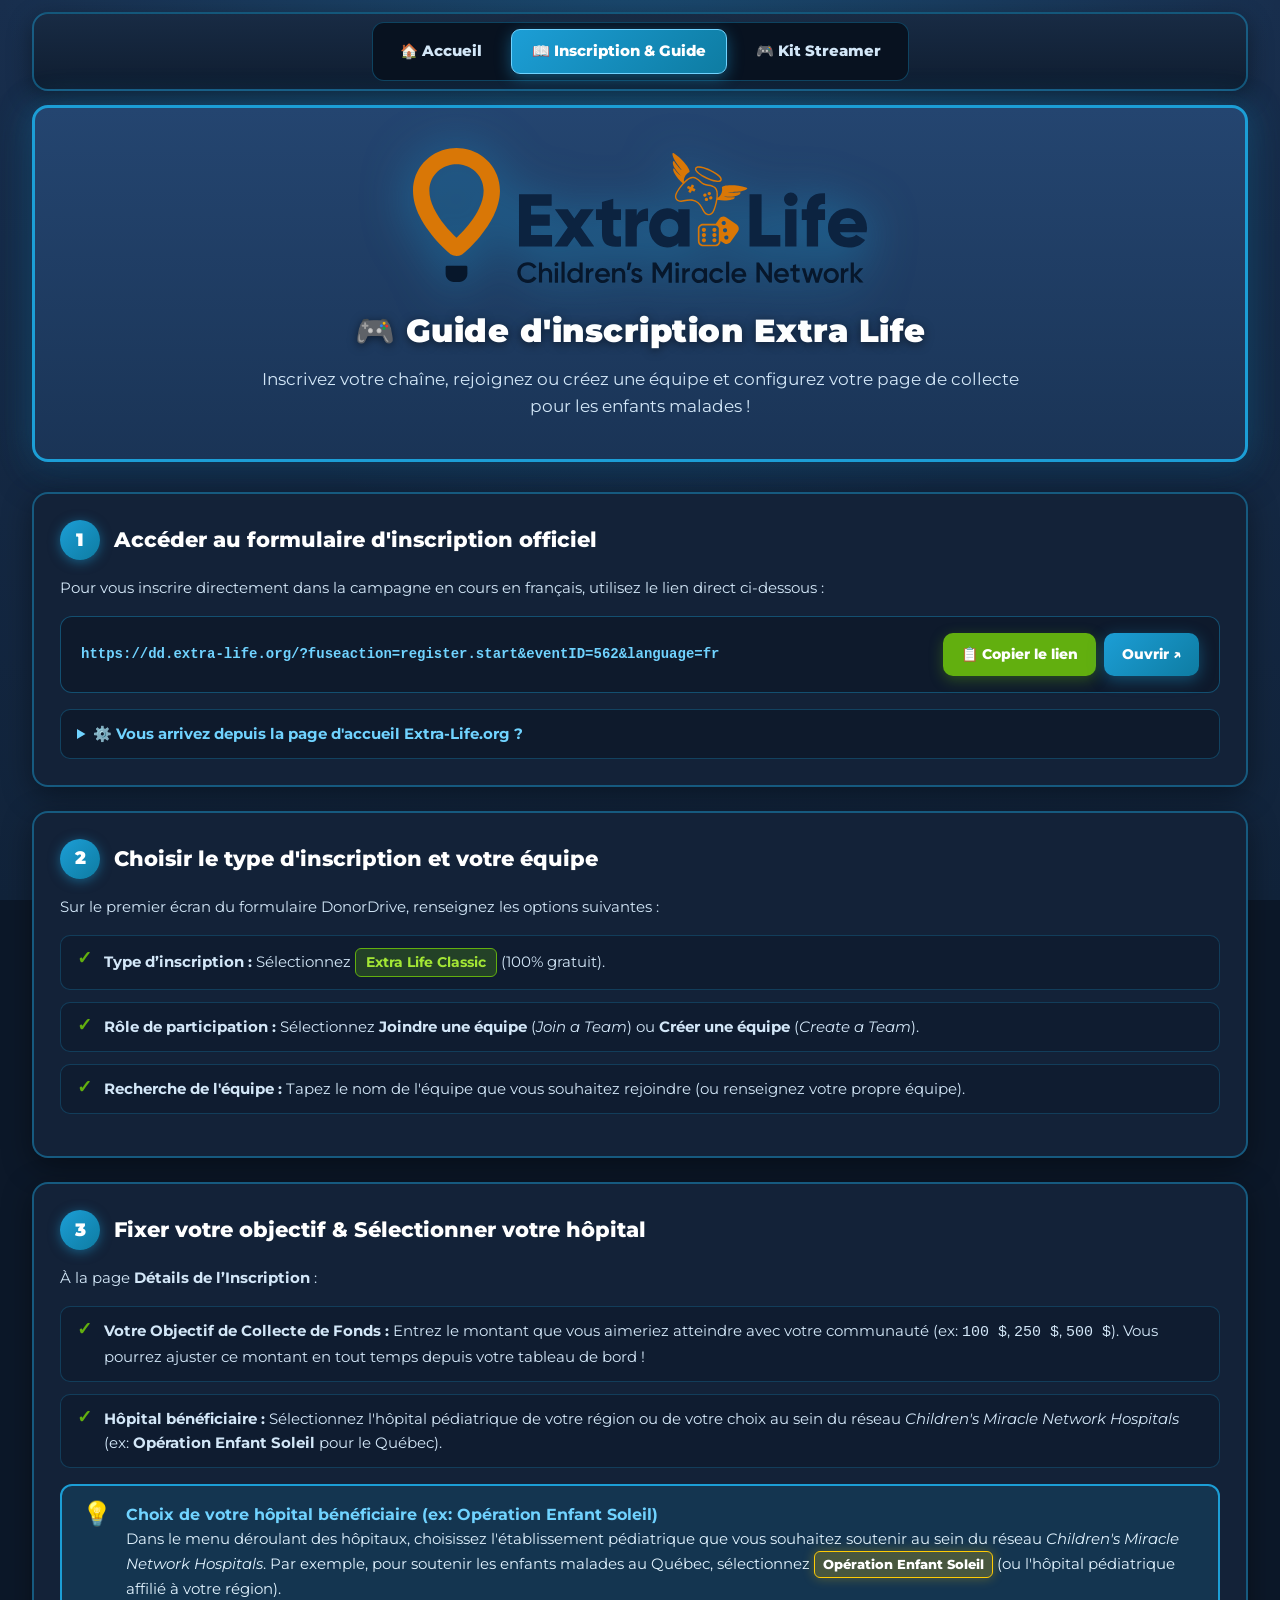
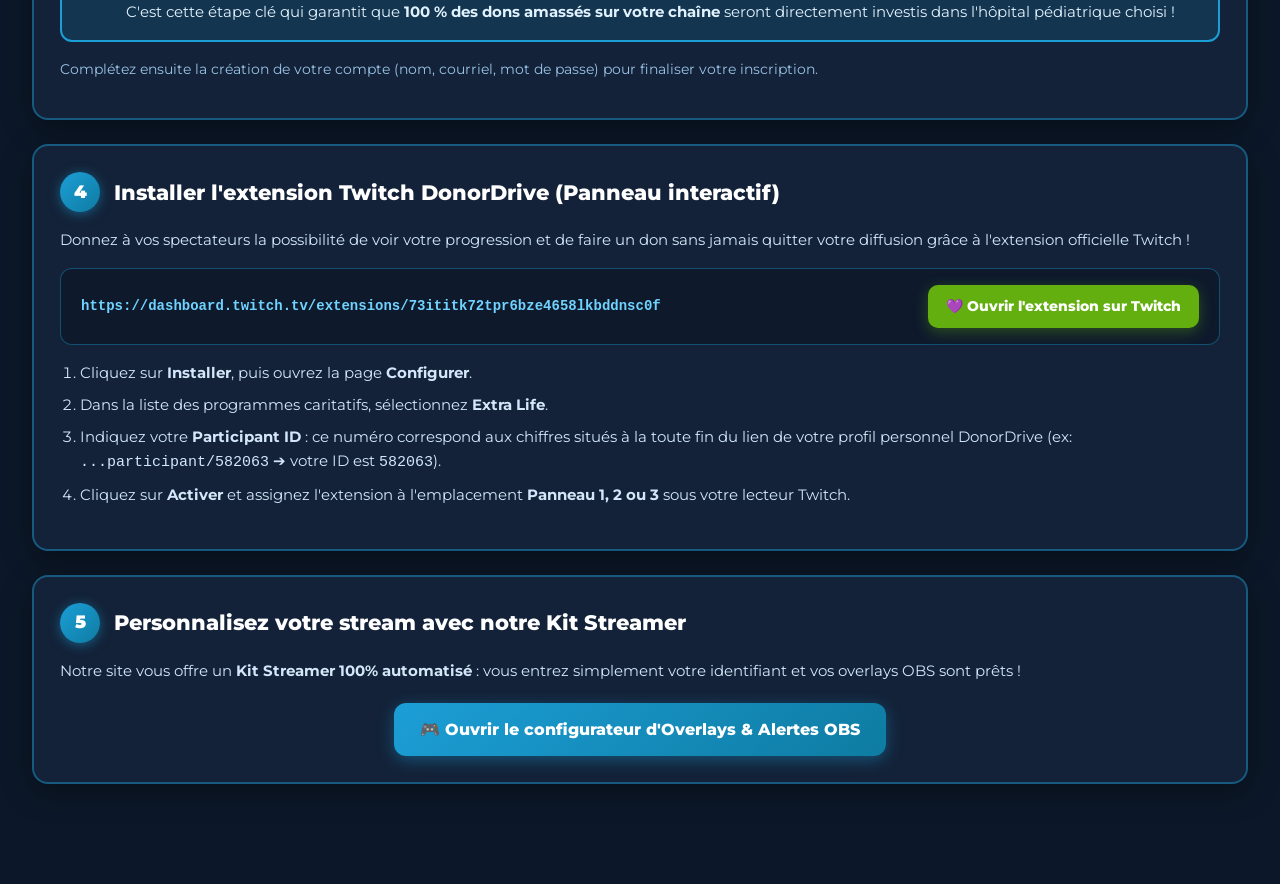
<file: guide.html>
<!DOCTYPE html>
<html lang="fr">
<head>
  <meta charset="UTF-8">
  <meta name="viewport" content="width=device-width, initial-scale=1.0">
  <title>Guide d'inscription Streamer — Extra Life</title>
  <link rel="preconnect" href="https://fonts.googleapis.com">
  <link rel="preconnect" href="https://fonts.gstatic.com" crossorigin>
  <link href="https://fonts.googleapis.com/css2?family=Montserrat:wght@500;600;700;800;900&display=swap" rel="stylesheet">
  <style>
    :root {
      /* Couleurs officielles Extra Life & CMN */
      --el-navy-deep: #070E18;
      --el-navy-bg: #0C1829;
      --el-navy-card: #132238;
      --el-navy-card-border: rgba(28, 158, 214, 0.45);
      --el-navy-input: #0E1A2C;
      --el-bleu-cmn: #0E7CA2;
      --el-cyan: #1C9ED6;
      --el-cyan-light: #70D3FF;
      --el-cyan-glow: rgba(28, 158, 214, 0.45);
      --el-vert-manette: #62AF0F;
      --el-vert-hover: #52970B;
      --el-jaune-cmn: #FFCB05;
      --el-text-main: #FFFFFF;
      --el-text-sub: #D3E7F8;
      --el-text-dim: #99C3E6;

      /* Enfant Soleil */
      --es-jaune-soleil: #FFD000;
      --es-rouge-sante: #F15029;
      --font-main: 'Montserrat', -apple-system, BlinkMacSystemFont, sans-serif;
      --radius: 16px;
    }

    * {
      box-sizing: border-box;
      margin: 0;
      padding: 0;
    }

    body {
      background: var(--el-navy-bg);
      color: var(--el-text-main);
      font-family: var(--font-main);
      line-height: 1.6;
      padding: 12px 24px 80px 24px;
      background-image: 
        radial-gradient(circle at 50% -10%, rgba(34, 178, 242, 0.22) 0%, transparent 55%),
        linear-gradient(180deg, #182E4D 0%, #11233A 100%);
      background-attachment: fixed;
    }

    .container {
      width: 100%;
      max-width: min(1600px, 95vw);
      margin: 0 auto;
    }

    /* Barre de navigation principale en onglets bien évidents */
    .top-nav {
      display: flex;
      justify-content: space-between;
      align-items: center;
      background: linear-gradient(180deg, #182B44 0%, #0F1D30 100%);
      border: 2px solid var(--el-navy-card-border);
      padding: 8px 18px;
      border-radius: 16px;
      margin-top: 0;
      margin-bottom: 14px;
      gap: 16px;
      box-shadow: 0 8px 24px rgba(0, 0, 0, 0.4);
      flex-wrap: wrap;
    }

    .top-nav:not(:has(.nav-brand:not([style*="display: none"]))) {
      justify-content: center;
    }

    .nav-brand {
      display: inline-flex;
      align-items: center;
      gap: 14px;
      font-weight: 900;
      font-size: 24px;
      color: #FFD000;
      text-decoration: none;
      letter-spacing: 0.5px;
      margin: 0;
      padding: 0;
      line-height: 1;
      text-shadow: 0 0 14px rgba(255, 208, 0, 0.35);
      transition: transform 0.2s ease, opacity 0.2s ease;
    }

    .nav-brand:hover {
      transform: translateY(-1px);
      opacity: 0.92;
      text-decoration: underline;
      text-decoration-color: rgba(255, 208, 0, 0.5);
    }

    .nav-brand img {
      height: 44px;
      width: 44px;
      object-fit: contain;
      border-radius: 50%;
      filter: drop-shadow(0 0 10px rgba(255, 208, 0, 0.5));
    }

    .nav-tabs {
      display: flex;
      gap: 8px;
      background: #081220;
      padding: 6px;
      border-radius: 12px;
      border: 1.5px solid rgba(28, 158, 214, 0.35);
      flex-wrap: wrap;
    }

    .nav-tab {
      font-size: 14.5px;
      font-weight: 800;
      color: var(--el-text-sub);
      text-decoration: none;
      padding: 10px 20px;
      border-radius: 9px;
      transition: all 0.2s ease;
      display: inline-flex;
      align-items: center;
      gap: 8px;
      border: 1.5px solid transparent;
    }

    .nav-tab:hover {
      color: #FFFFFF;
      background: rgba(28, 158, 214, 0.18);
    }

    .nav-tab.active {
      color: #FFFFFF;
      background: linear-gradient(135deg, var(--el-cyan) 0%, var(--el-bleu-cmn) 100%);
      border-color: var(--el-cyan-light);
      box-shadow: 0 4px 16px rgba(28, 158, 214, 0.45);
    }

    /* En-tête */
    .header {
      background: linear-gradient(180deg, #244570 0%, #1A3456 100%);
      border-radius: var(--radius);
      border: 3px solid var(--el-cyan);
      padding: 40px 24px;
      text-align: center;
      margin-bottom: 30px;
      box-shadow: 0 12px 40px rgba(10, 25, 47, 0.4), 0 0 35px rgba(34, 178, 242, 0.3);
    }

    .header-logos {
      display: flex;
      flex-direction: column;
      align-items: center;
      justify-content: center;
      gap: 16px;
      margin-bottom: 22px;
    }

    .hero-logo-el {
      height: 135px;
      max-height: 150px;
      max-width: 90%;
      width: auto;
      display: block;
      filter: drop-shadow(0 6px 24px rgba(28, 158, 214, 0.65));
      transition: transform 0.3s ease;
    }

    .header h1 {
      font-size: 32px;
      font-weight: 900;
      color: #FFFFFF;
      margin-bottom: 10px;
      letter-spacing: 0.5px;
      text-shadow: 0 2px 10px rgba(0, 0, 0, 0.5);
    }

    .header p {
      font-size: 16.5px;
      color: var(--el-text-sub);
      max-width: 780px;
      margin: 0 auto;
    }

    .header-cta-group {
      display: flex;
      justify-content: center;
      gap: 14px;
      flex-wrap: wrap;
      margin-top: 20px;
    }

    /* Cartes d'étapes */
    .step-card {
      background: var(--el-navy-card);
      border-radius: var(--radius);
      border: 2px solid var(--el-navy-card-border);
      padding: 26px;
      margin-bottom: 24px;
      box-shadow: 0 8px 30px rgba(0, 0, 0, 0.4);
      transition: all 0.3s ease;
    }

    .step-card:hover {
      border-color: var(--el-cyan);
      box-shadow: 0 10px 35px rgba(0, 0, 0, 0.6), 0 0 20px rgba(28, 158, 214, 0.2);
    }

    .step-header {
      display: flex;
      align-items: center;
      gap: 14px;
      margin-bottom: 16px;
    }

    .step-badge {
      background: linear-gradient(135deg, var(--el-cyan) 0%, var(--el-bleu-cmn) 100%);
      color: #FFFFFF;
      width: 40px;
      height: 40px;
      border-radius: 50%;
      display: flex;
      align-items: center;
      justify-content: center;
      font-size: 18px;
      font-weight: 900;
      flex-shrink: 0;
      box-shadow: 0 2px 12px rgba(28, 158, 214, 0.5);
    }

    .step-title {
      font-size: 21px;
      font-weight: 800;
      color: #FFFFFF;
    }

    .step-body {
      font-size: 15px;
      color: var(--el-text-sub);
    }

    .step-body p {
      margin-bottom: 12px;
    }

    /* Boîtes d'action et éléments visuels */
    .action-box {
      background: var(--el-navy-input);
      border: 1.5px solid rgba(28, 158, 214, 0.4);
      border-radius: 12px;
      padding: 16px 20px;
      margin: 16px 0;
      display: flex;
      align-items: center;
      justify-content: space-between;
      gap: 14px;
      flex-wrap: wrap;
    }

    .action-url {
      font-family: monospace;
      font-size: 14px;
      font-weight: 700;
      color: var(--el-cyan-light);
      word-break: break-all;
    }

    .btn {
      font-family: inherit;
      font-size: 14px;
      font-weight: 800;
      padding: 10px 18px;
      border-radius: 10px;
      border: none;
      cursor: pointer;
      display: inline-flex;
      align-items: center;
      justify-content: center;
      gap: 8px;
      transition: all 0.2s ease;
      text-decoration: none;
      white-space: nowrap;
    }

    .btn-lg {
      font-size: 16px;
      padding: 14px 26px;
      border-radius: 12px;
    }

    .btn-primary {
      background: linear-gradient(135deg, var(--el-cyan) 0%, var(--el-bleu-cmn) 100%);
      color: #FFFFFF;
      box-shadow: 0 4px 16px rgba(28, 158, 214, 0.4);
    }

    .btn-primary:hover {
      background: linear-gradient(135deg, var(--el-cyan-light) 0%, var(--el-cyan) 100%);
      transform: translateY(-2px);
      box-shadow: 0 6px 22px rgba(28, 158, 214, 0.6);
    }

    .btn-secondary {
      background: var(--el-vert-manette);
      color: #FFFFFF;
      box-shadow: 0 4px 14px rgba(98, 175, 15, 0.35);
    }

    .btn-secondary:hover {
      background: var(--el-vert-hover);
      transform: translateY(-2px);
      box-shadow: 0 6px 20px rgba(98, 175, 15, 0.55);
    }

    .btn-outline {
      background: transparent;
      border: 2px solid var(--el-cyan);
      color: var(--el-cyan);
    }

    .btn-outline:hover {
      background: rgba(28, 158, 214, 0.15);
      color: #FFFFFF;
    }

    /* Pastilles et surlignages */
    .tag {
      display: inline-block;
      background: rgba(28, 158, 214, 0.25);
      color: #FFFFFF;
      border: 1px solid var(--el-cyan);
      padding: 3px 10px;
      border-radius: 6px;
      font-weight: 700;
      font-size: 13.5px;
    }

    .tag-gold {
      display: inline-block;
      background: rgba(255, 208, 0, 0.22);
      border: 1.5px solid #FFD000;
      color: #FFD000;
      font-weight: 800;
      padding: 3px 10px;
      border-radius: 6px;
      box-shadow: 0 0 12px rgba(255, 208, 0, 0.3);
    }

    .badge-gold {
      display: inline-block;
      background: rgba(255, 208, 0, 0.22);
      border: 1.5px solid #FFD000;
      color: #FFD000;
      font-weight: 800;
      padding: 3px 10px;
      border-radius: 20px;
      box-shadow: 0 0 12px rgba(255, 208, 0, 0.3);
    }

    .tag-green {
      background: rgba(98, 175, 15, 0.25);
      border-color: var(--el-vert-manette);
      color: #A3E635;
    }

    /* Alertes & Encadrés spéciaux */
    .alert-banner {
      border-radius: 12px;
      padding: 16px 20px;
      margin: 16px 0;
      display: flex;
      align-items: flex-start;
      gap: 14px;
      font-size: 14.5px;
    }

    .alert-warning {
      background: rgba(241, 80, 41, 0.15);
      border: 2px solid var(--es-rouge-sante);
      color: #FFE4DE;
    }

    .alert-info {
      background: rgba(28, 158, 214, 0.15);
      border: 2px solid var(--el-cyan);
      color: #E0F2FE;
    }

    .alert-icon {
      font-size: 24px;
      line-height: 1;
      flex-shrink: 0;
    }

    /* Grille d'instructions détaillées */
    .guide-checklist {
      list-style: none;
      display: flex;
      flex-direction: column;
      gap: 12px;
      margin: 16px 0;
    }

    .guide-checklist li {
      display: flex;
      align-items: flex-start;
      gap: 12px;
      background: rgba(14, 26, 44, 0.6);
      padding: 12px 16px;
      border-radius: 10px;
      border: 1px solid rgba(28, 158, 214, 0.25);
    }

    .check-icon {
      color: var(--el-vert-manette);
      font-weight: 900;
      font-size: 18px;
      line-height: 1.2;
    }

    /* Accordéon alternatif */
    details {
      background: var(--el-navy-input);
      border: 1px solid rgba(28, 158, 214, 0.3);
      border-radius: 10px;
      padding: 12px 16px;
      margin-top: 14px;
      cursor: pointer;
    }

    details summary {
      font-weight: 700;
      color: var(--el-cyan-light);
      outline: none;
      user-select: none;
    }

    details p, details ol {
      margin-top: 12px;
      font-size: 14px;
      color: var(--el-text-sub);
      padding-left: 20px;
    }

    /* Bloc de code / Discord */
    .code-preview {
      background: #091322;
      border: 1.5px solid var(--el-navy-card-border);
      border-radius: 12px;
      padding: 16px;
      position: relative;
      margin-top: 16px;
    }

    .code-preview pre {
      color: #D3E7F8;
      font-family: Consolas, Monaco, monospace;
      font-size: 13.5px;
      line-height: 1.5;
      white-space: pre-wrap;
      word-break: break-word;
      max-height: 380px;
      overflow-y: auto;
    }

    .btn-copy-float {
      position: absolute;
      top: 12px;
      right: 12px;
    }

    /* Toast */
    .toast {
      position: fixed;
      bottom: 24px;
      right: 24px;
      background: var(--el-vert-manette);
      color: #FFFFFF;
      padding: 14px 24px;
      border-radius: 12px;
      font-weight: 800;
      box-shadow: 0 10px 30px rgba(0, 0, 0, 0.6);
      transform: translateY(100px);
      opacity: 0;
      transition: all 0.3s cubic-bezier(0.175, 0.885, 0.32, 1.275);
      z-index: 9999;
    }

    .toast.show {
      transform: translateY(0);
      opacity: 1;
    }

    @media (max-width: 768px) {
      .header h1 { font-size: 24px; }
      .header { padding: 26px 16px; }
      .hero-logo-el { height: 95px; }
      .action-box { flex-direction: column; align-items: stretch; }
      .top-nav { flex-direction: column; align-items: stretch; gap: 12px; }
      .nav-brand { font-size: 20px; justify-content: center; }
      .nav-brand img { height: 36px; }
      .nav-tabs { justify-content: center; width: 100%; }
    }
  </style>
</head>
<body>

  <div class="container">

    <!-- Barre de navigation principale en onglets bien évidents -->
    <nav class="top-nav">
      <a href="#" id="guide-nav-brand-link" class="nav-brand" target="_blank" rel="noopener noreferrer" style="display: none;">
        <img id="nav-brand-img" src="assets/logo-extra-life-icon.svg" alt="Extra Life">
        <span id="nav-brand-text"></span>
      </a>
      <div class="nav-tabs">
        <a href="index.html" class="nav-tab">
          <span>🏠 Accueil</span>
        </a>
        <a href="guide.html" class="nav-tab active">
          <span>📖 Inscription & Guide</span>
        </a>
        <a href="kit-streamer.html" class="nav-tab">
          <span>🎮 Kit Streamer</span>
        </a>
        <a href="equipe.html" class="nav-tab" id="nav-team-tab" style="display: none;">
          <span>🛡️ Espace Équipe</span>
        </a>
      </div>
    </nav>

    <!-- En-tête -->
    <header class="header">
      <div class="header-logos">
        <img class="hero-logo-el" src="assets/logo-extra-life-white.svg" alt="Extra Life">
      </div>
      <h1 id="guide-header-title">🎮 Guide d'inscription Extra Life</h1>
      <p id="guide-header-sub">Inscrivez votre chaîne, rejoignez ou créez une équipe et configurez votre page de collecte pour les enfants malades !</p>
    </header>

    <!-- Étape 1 : Accéder à l'inscription -->
    <section class="step-card">
      <div class="step-header">
        <div class="step-badge">1</div>
        <div class="step-title">Accéder au formulaire d'inscription officiel</div>
      </div>
      <div class="step-body">
        <p>
          Pour vous inscrire directement dans la campagne en cours en français, utilisez le lien direct ci-dessous :
        </p>

        <div class="action-box">
          <span class="action-url">https://dd.extra-life.org/?fuseaction=register.start&eventID=562&language=fr</span>
          <div style="display: flex; gap: 8px;">
            <button class="btn btn-secondary" onclick="copyText('https://dd.extra-life.org/?fuseaction=register.start&eventID=562&language=fr')">📋 Copier le lien</button>
            <a href="https://dd.extra-life.org/?fuseaction=register.start&eventID=562&language=fr" target="_blank" class="btn btn-primary">Ouvrir ↗</a>
          </div>
        </div>

        <details>
          <summary>⚙️ Vous arrivez depuis la page d'accueil Extra-Life.org ?</summary>
          <ol>
            <li>Sur <a href="https://extra-life.org/?language=fr" target="_blank" style="color: var(--el-cyan);">extra-life.org</a>, cliquez sur le bouton bleu <strong>Fundraise With Extra Life</strong>.</li>
            <li>Dans la fenêtre modale qui apparaît, sélectionnez impérativement <strong>Fundraise with DonorDrive</strong>.</li>
            <li>Vous arriverez sur la page de la campagne en cours : cliquez sur <strong>Inscrivez-vous maintenant !</strong>.</li>
          </ol>
        </details>
      </div>
    </section>

    <!-- Étape 2 : Type d'inscription & Choix de l'équipe -->
    <section class="step-card">
      <div class="step-header">
        <div class="step-badge">2</div>
        <div class="step-title">Choisir le type d'inscription et votre équipe</div>
      </div>
      <div class="step-body">
        <p>Sur le premier écran du formulaire DonorDrive, renseignez les options suivantes :</p>
        
        <ul class="guide-checklist">
          <li>
            <span class="check-icon">✓</span>
            <div>
              <strong>Type d’inscription :</strong> Sélectionnez <span class="tag tag-green">Extra Life Classic</span> (100% gratuit).
            </div>
          </li>
          <li>
            <span class="check-icon">✓</span>
            <div>
              <strong>Rôle de participation :</strong> Sélectionnez <strong>Joindre une équipe</strong> (<em>Join a Team</em>) ou <strong>Créer une équipe</strong> (<em>Create a Team</em>).
            </div>
          </li>
          <li>
            <span class="check-icon">✓</span>
            <div>
              <strong>Recherche de l'équipe :</strong> Tapez le nom de l'équipe que vous souhaitez rejoindre (ou renseignez votre propre équipe).
              <span id="detected-team-hint" style="display: none; margin-left: 8px;">
                <span id="detected-team-tag" class="tag tag-gold"></span>
                <button id="btn-copy-detected-team" class="btn btn-secondary" style="padding: 4px 10px; margin-left: 6px; font-size: 12px;">📋 Copier le nom</button>
              </span>
            </div>
          </li>
        </ul>
      </div>
    </section>

    <!-- Étape 3 : Objectif & Choix de l'Hôpital (IMPORTANT) -->
    <section class="step-card">
      <div class="step-header">
        <div class="step-badge">3</div>
        <div class="step-title">Fixer votre objectif & Sélectionner votre hôpital</div>
      </div>
      <div class="step-body">
        <p>
          À la page <strong>Détails de l’Inscription</strong> :
        </p>

        <ul class="guide-checklist">
          <li>
            <span class="check-icon">✓</span>
            <div>
              <strong>Votre Objectif de Collecte de Fonds :</strong> Entrez le montant que vous aimeriez atteindre avec votre communauté (ex: <code>100 $</code>, <code>250 $</code>, <code>500 $</code>). Vous pourrez ajuster ce montant en tout temps depuis votre tableau de bord !
            </div>
          </li>
          <li>
            <span class="check-icon">✓</span>
            <div>
              <strong>Hôpital bénéficiaire :</strong> Sélectionnez l'hôpital pédiatrique de votre région ou de votre choix au sein du réseau <em>Children's Miracle Network Hospitals</em> (ex: <strong>Opération Enfant Soleil</strong> pour le Québec).
            </div>
          </li>
        </ul>

        <!-- Encadré Hôpital -->
        <div class="alert-banner alert-info">
          <div class="alert-icon">💡</div>
          <div>
            <strong style="color: #70D3FF; font-size: 16px;">Choix de votre hôpital bénéficiaire (ex: Opération Enfant Soleil)</strong><br>
            Dans le menu déroulant des hôpitaux, choisissez l'établissement pédiatrique que vous souhaitez soutenir au sein du réseau <em>Children's Miracle Network Hospitals</em>. Par exemple, pour soutenir les enfants malades au Québec, sélectionnez <span class="tag tag-gold" style="font-size: 13px; font-weight: 800; background: rgba(255, 208, 0, 0.22); border: 1.5px solid #FFCB05; color: #FFFFFF; padding: 2px 8px; border-radius: 6px;">Opération Enfant Soleil</span> (ou l'hôpital pédiatrique affilié à votre région).<br>
            C'est cette étape clé qui garantit que <strong>100 % des dons amassés sur votre chaîne</strong> seront directement investis dans l'hôpital pédiatrique choisi !
          </div>
        </div>

        <p style="font-size: 14px; color: var(--el-text-dim);">
          Complétez ensuite la création de votre compte (nom, courriel, mot de passe) pour finaliser votre inscription.
        </p>
      </div>
    </section>

    <!-- Étape 4 : Extension Twitch DonorDrive -->
    <section class="step-card">
      <div class="step-header">
        <div class="step-badge">4</div>
        <div class="step-title">Installer l'extension Twitch DonorDrive (Panneau interactif)</div>
      </div>
      <div class="step-body">
        <p>
          Donnez à vos spectateurs la possibilité de voir votre progression et de faire un don sans jamais quitter votre diffusion grâce à l'extension officielle Twitch !
        </p>

        <div class="action-box">
          <span class="action-url">https://dashboard.twitch.tv/extensions/73ititk72tpr6bze4658lkbddnsc0f</span>
          <a href="https://dashboard.twitch.tv/extensions/73ititk72tpr6bze4658lkbddnsc0f" target="_blank" class="btn btn-secondary">
            💜 Ouvrir l'extension sur Twitch
          </a>
        </div>

        <ol style="padding-left: 20px; display: flex; flex-direction: column; gap: 8px; margin: 16px 0;">
          <li>Cliquez sur <strong>Installer</strong>, puis ouvrez la page <strong>Configurer</strong>.</li>
          <li>Dans la liste des programmes caritatifs, sélectionnez <strong>Extra Life</strong>.</li>
          <li>
            Indiquez votre <strong>Participant ID</strong> : ce numéro correspond aux chiffres situés à la toute fin du lien de votre profil personnel DonorDrive (ex: <code>...participant/582063</code> ➔ votre ID est <code>582063</code>).
          </li>
          <li>Cliquez sur <strong>Activer</strong> et assignez l'extension à l'emplacement <strong>Panneau 1, 2 ou 3</strong> sous votre lecteur Twitch.</li>
        </ol>
      </div>
    </section>

    <!-- Étape 5 : Le Kit Streamer (Overlays, Alertes & Commandes) -->
    <section class="step-card">
      <div class="step-header">
        <div class="step-badge">5</div>
        <div class="step-title">Personnalisez votre stream avec notre Kit Streamer</div>
      </div>
      <div class="step-body">
        <p>
          Notre site vous offre un <strong>Kit Streamer 100% automatisé</strong> : vous entrez simplement votre identifiant et vos overlays OBS sont prêts !
        </p>

        <div style="text-align: center; margin-top: 20px;">
          <a href="kit-streamer.html" class="btn btn-primary btn-lg">
            🎮 Ouvrir le configurateur d'Overlays & Alertes OBS
          </a>
        </div>
      </div>
    </section>

  </div>

  <div id="toast" class="toast">Copié dans le presse-papier ! ✨</div>

  <script>
    function showToast(message) {
      const toast = document.getElementById('toast');
      toast.textContent = message || 'Copié dans le presse-papier ! ✨';
      toast.classList.add('show');
      setTimeout(() => {
        toast.classList.remove('show');
      }, 2500);
    }

    function copyText(text) {
      if (navigator.clipboard && navigator.clipboard.writeText) {
        navigator.clipboard.writeText(text).then(() => {
          showToast();
        }).catch(() => {
          prompt('Copiez ce texte :', text);
        });
      } else {
        prompt('Copiez ce texte :', text);
      }
    }

    // Détection dynamique si une équipe a été sélectionnée par le visiteur et visibilité de l'Espace Équipe
    (async function() {
      // Visibilité de l'onglet Espace Équipe : strictement réservé aux membres de Les alliés du soleil
      const teamTab = document.getElementById('nav-team-tab');
      const OFFICIAL_TEAM_ID = 75345;

      function checkIsOfficial(p) {
        if (!p) return false;
        if (p.teamID && Number(p.teamID) === OFFICIAL_TEAM_ID) return true;
        if (p.teamName) {
          const clean = p.teamName.toLowerCase().normalize('NFD').replace(/[\u0300-\u036f]/g, '');
          if (clean.includes('allies du soleil')) return true;
        }
        return false;
      }

      try {
        if (teamTab) {
          let showTab = localStorage.getItem('oes_is_official_team_member') === 'true';
          if (!showTab) {
            const cached = localStorage.getItem('oes_streamer_profile');
            if (cached) {
              const p = JSON.parse(cached);
              showTab = checkIsOfficial(p);
            }
          }
          teamTab.style.display = showTab ? 'inline-flex' : 'none';
        }
      } catch (e) {}

      try {
        const savedInput = localStorage.getItem('oes_streamer_input');
        if (!savedInput) return;
        let cleanInput = String(savedInput).trim().replace(/[#?].*$/, '').replace(/\/+$/, '');
        const match = String(savedInput).match(/participantID[=:](\d+)/i) || 
                      cleanInput.match(/participants?\/([a-zA-Z0-9_\-]+)/i) || 
                      cleanInput.match(/^([a-zA-Z0-9_\-]+)$/);
        const pId = match ? match[1] : cleanInput;
        
        const res = await fetch(`https://dd.extra-life.org/api/participants/${pId}`).catch(() => null);
        if (!res || !res.ok) return;
        const pData = await res.json();
        
        const brandLink = document.getElementById('guide-nav-brand-link');
        const brandText = document.getElementById('nav-brand-text');
        const brandImg = document.getElementById('nav-brand-img');

        if (pData) {
          const isOfficial = checkIsOfficial(pData);
          if (teamTab) {
            teamTab.style.display = isOfficial ? 'inline-flex' : 'none';
          }
          if (isOfficial) {
            try { localStorage.setItem('oes_is_official_team_member', 'true'); } catch (e) {}
          }

          if (pData.teamID && pData.teamName) {
            if (brandText) brandText.textContent = pData.teamName;
            if (brandLink) {
              brandLink.href = `https://www.extra-life.org/team/${pData.teamID}`;
              brandLink.target = '_blank';
              brandLink.rel = 'noopener noreferrer';
              brandLink.title = `Visiter la page de l'équipe ${pData.teamName} sur Extra Life (s'ouvre dans un nouvel onglet)`;
              brandLink.style.display = 'inline-flex';
            }
            const hint = document.getElementById('detected-team-hint');
            const tag = document.getElementById('detected-team-tag');
            const btn = document.getElementById('btn-copy-detected-team');
            if (hint && tag) {
              tag.textContent = pData.teamName;
              hint.style.display = 'inline-block';
              if (btn) btn.onclick = () => copyText(pData.teamName);
            }
            if (brandImg) {
              brandImg.src = pData.teamName.toLowerCase().includes('soleil') ? 'assets/logo-allies-du-soleil.png' : 'assets/logo-extra-life-icon.svg';
            }
            try {
              const teamRes = await fetch(`https://dd.extra-life.org/api/teams/${pData.teamID}`).catch(() => null);
              if (teamRes && teamRes.ok) {
                const tData = await teamRes.json();
                if (brandImg && tData.avatarImageURL) {
                  brandImg.src = tData.avatarImageURL;
                }
              }
            } catch (e) {}
          } else if (pData.participantID) {
            // Fallback sur la page de campagne personnelle pour participant solo
            if (brandText) brandText.textContent = pData.displayName || 'Ma campagne Extra Life';
            if (brandLink) {
              brandLink.href = `https://www.extra-life.org/participants/${pData.participantID}`;
              brandLink.target = '_blank';
              brandLink.rel = 'noopener noreferrer';
              brandLink.title = `Visiter la page de campagne de ${pData.displayName} sur Extra Life (s'ouvre dans un nouvel onglet)`;
              brandLink.style.display = 'inline-flex';
            }
            if (brandImg) {
              brandImg.src = pData.avatarImageURL || 'assets/logo-extra-life-icon.svg';
            }
          }
        }
      } catch (e) {}
    })();
  </script>
</body>
</html>
</file>
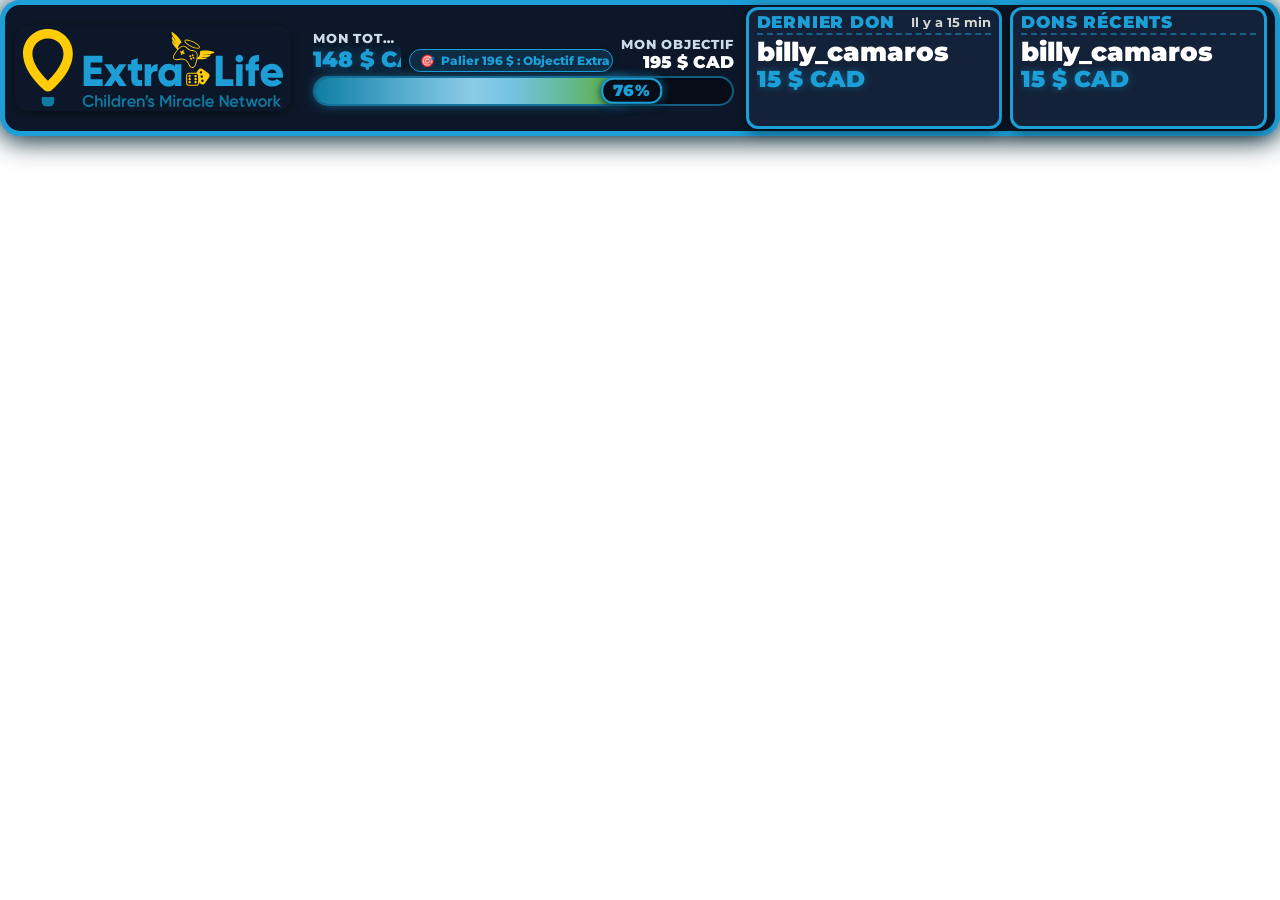
<file: overlay.html>
<!DOCTYPE html>
<html lang="fr">
<head>
  <meta charset="UTF-8">
  <meta name="viewport" content="width=device-width, initial-scale=1.0">
  <title>Overlay Extra Life</title>
  <link rel="stylesheet" href="style.css?v=2026.33">
  <link rel="preconnect" href="https://fonts.googleapis.com">
  <link rel="preconnect" href="https://fonts.gstatic.com">
  <!-- Polices selon le guide de marque : Century Gothic / Tahoma / Arial -->
  <link href="https://fonts.googleapis.com/css2?family=Montserrat:wght@500;600;700;800;900&display=swap" rel="stylesheet">
</head>
<body>
  <!-- Conteneur principal adaptatif pour OBS Studio -->
  <main id="overlay-container" class="overlay-container theme-light">

    <!-- 1. En-tête : Logo Officiel Extra Life -->
    <!-- Respect strict de la zone de dégagement (hauteur du « l ») et interdiction de déformation -->
    <header class="branding-section" aria-label="Campagne officielle Extra Life">
      <div class="logo-clear-zone">
        <img 
          id="brand-logo"
          class="official-logo" 
          src="assets/logo-enfant-soleil-horizontal.png" 
          alt="Logo officiel"
          loading="eager"
        >
      </div>
    </header>

    <!-- 2. Barre de progression & Objectif de la campagne -->
    <section class="progress-section" aria-label="Objectif de collecte">
      <div class="progress-labels">
        <div class="progress-raised">
          <span id="label-raised-heading" class="label-heading">Total amassé</span>
          <span id="amount-raised-text" class="amount-highlight">0 $ CAD</span>
        </div>
        <div id="milestone-badge" class="milestone-pill" style="display: none;">
          <span class="milestone-icon">🎯</span>
          <span id="milestone-text" class="milestone-text">Prochain jalon...</span>
        </div>
        <div class="progress-goal">
          <span id="label-goal-heading" class="label-heading">Objectif</span>
          <span id="amount-goal-text" class="amount-sub">...</span>
        </div>
      </div>

      <div class="progress-track" role="progressbar" aria-valuenow="0" aria-valuemin="0" aria-valuemax="100">
        <div id="progress-bar-fill" class="progress-fill" style="width: 0%;">
          <span class="progress-shine"></span>
        </div>
        <div id="progress-percent-container" class="progress-percent-pin" style="--progress-pct: 0%;">
          <span id="progress-percent">0%</span>
        </div>
      </div>
    </section>

    <!-- 3 & 4. Bloc des boîtes proportionnelles : Dernier don & Dons récents -->
    <div class="proportional-row">

      <!-- Boîte Proportionnelle 1 : Dernier Don -->
      <section class="info-box box-latest-donor" aria-label="Dernier donateur">
        <div class="box-header">
          <span class="box-tag">Dernier don</span>
          <span id="latest-donor-time" class="box-meta">--</span>
        </div>
        <div class="box-body">
          <div class="donor-line">
            <span id="latest-donor-name" class="donor-name">En attente d'un don...</span>
          </div>
          <div class="amount-line">
            <span id="latest-donor-amount" class="donor-amount">--</span>
          </div>
          <div id="latest-donor-message-line" class="message-line marquee-line" style="display: none;"></div>
        </div>
      </section>

      <!-- Boîte Proportionnelle 2 : Dons Récents (Carrousel / Défilement) -->
      <section class="info-box box-recent-feed" aria-label="Dons récents">
        <div class="box-header">
          <span class="box-tag">Dons récents</span>
        </div>
        <div class="box-body">
          <div class="feed-carousel-container">
            <div id="feed-slider" class="feed-slider">
              <div class="feed-item active feed-empty-state">
                <div class="feed-empty-line marquee-line">
                  <span class="feed-empty-text static-message">Le rêve d'un enfant au bout des doigts</span>
                </div>
              </div>
            </div>
          </div>
        </div>
      </section>

    </div>

  </main>

  <!-- Script DonorDrive & Conversion dynamique CAD/USD -->
  <script src="script.js?v=2026.33"></script>
</body>
</html>
</file>
<file: style.css>
/* ==========================================================================
   STYLE OVERLAY STREAMING - AU PROFIT D'ENFANT SOLEIL (EXTRA LIFE)
   Guide de marque officiel Enfant Soleil (Février 2025)
   ========================================================================== */

:root {
  /* --- PALETTE PRINCIPALE DU GUIDE DE MARQUE --- */
  --es-jaune-soleil: #FFD000;      /* Pantone 109C / C0 M17 Y100 K0 */
  --es-rouge-sante: #F15029;       /* Pantone 2028C / C0 M84 Y95 K0 */

  /* --- PALETTE UTILITAIRE DU GUIDE DE MARQUE --- */
  --es-blanc-chaud: #FAF7F0;       /* Pantone 9100C / C1 M2 Y4 K0 */
  --es-noir-velours: #252625;      /* Pantone Black 7C / C71 M64 Y65 K70 */

  /* --- PALETTE COMPLÉMENTAIRE DU GUIDE DE MARQUE --- */
  --es-orange: #F5AC1C;           /* Pantone 130C */
  --es-tangerine: #F58227;        /* Pantone 6019C */
  --es-corail: #EF6E63;           /* Pantone 2346C */
  --es-jaune-etoile: #F7EB24;     /* Pantone 102C */
  --es-jaune-matin: #FAF39B;      /* Pantone 601C */

  /* --- TYPOGRAPHIE OFFICIELLE & RECOMMANDÉE WEB --- */
  /* Utilisation de Montserrat (Grotesk géométrique identique à ES Klarheit Grotesk du guide) pour une lisibilité maximale */
  --font-heading: 'Montserrat', 'Century Gothic', -apple-system, BlinkMacSystemFont, Tahoma, sans-serif;
  --font-body: 'Montserrat', -apple-system, BlinkMacSystemFont, Arial, 'Century Gothic', sans-serif;

  /* Rayon de courbure & Ombres */
  --radius-outer: 20px;
  --radius-inner: 12px;
  --box-shadow-soft: 0 6px 24px rgba(37, 38, 37, 0.18);
}

/* Reset pour Source Navigateur OBS */
* {
  box-sizing: border-box;
  margin: 0;
  padding: 0;
}

body {
  background: transparent;
  color: var(--es-noir-velours);
  font-family: var(--font-body);
  overflow: hidden;
  user-select: none;
  -webkit-font-smoothing: antialiased;
  text-rendering: optimizeLegibility;
}

/* ==========================================================================
   CONTENEUR PRINCIPAL (ADAPTATIF / RESPONSIVE)
   ========================================================================== */

.overlay-container {
  display: flex;
  flex-direction: row;
  align-items: center;
  justify-content: space-between;
  gap: clamp(8px, 1vw, 12px);
  width: 100%;
  max-width: 100%;
  box-sizing: border-box;
  border-radius: var(--radius-outer);
  padding: 2px 8px; /* Marge à droite de 8px, exactement égale à celle entre les segments de dons */
  min-height: 135px; /* Hauteur préservée sans grandir l'outil */
  transition: all 0.3s ease;
}

/* --- THÈME 1 : BLANC CHAUD (RECOMMANDÉ SELON GUIDE DE MARQUE PAGE 19) --- */
.overlay-container.theme-light {
  background: rgba(250, 247, 240, 0.96); /* Blanc chaud adouci */
  border: 5px solid var(--es-jaune-soleil); /* Tour de l'outil nettement épaissi */
  box-shadow: 0 4px 24px rgba(37, 38, 37, 0.22), 0 0 20px rgba(255, 208, 0, 0.45);
  color: var(--es-noir-velours);
}

/* --- THÈME 2 : NOIR VELOURS #252625 (100% OPAQUE SELON GUIDE DE MARQUE) --- */
.overlay-container.theme-dark {
  background: var(--es-noir-velours) !important; /* Noir velours #252625 opaque */
  border: 5px solid var(--es-jaune-soleil); /* Tour de l'outil nettement épaissi */
  box-shadow: 0 4px 28px rgba(0, 0, 0, 0.65), 0 0 20px rgba(255, 208, 0, 0.45);
  color: var(--es-blanc-chaud);
}

.theme-dark .logo-clear-zone {
  background: var(--es-blanc-chaud); /* Zone vierge blanc chaud selon Guide p.19-20 */
  border-radius: 14px;
  padding: 6px 14px;
  box-shadow: 0 2px 10px rgba(0, 0, 0, 0.45);
  display: flex;
  align-items: center;
  justify-content: center;
  box-sizing: border-box;
}

.theme-dark.layout-vertical .branding-section {
  width: 100% !important;
  margin: 2px 0 0 0 !important;
}

.theme-dark.layout-vertical .logo-clear-zone {
  border-radius: 14px 14px 12px 12px !important;
  padding: 8px 12px !important;
}

@media (max-width: 760px) {
  .theme-dark .branding-section {
    width: 100% !important;
    margin: 2px 0 0 0 !important;
  }
  .theme-dark .logo-clear-zone {
    border-radius: 14px 14px 12px 12px !important;
    padding: 8px 12px !important;
  }
}

/* ==========================================================================
   1. BRANDING & LOGO OFFICIEL ENFANT SOLEIL
   LOGO MAXIMISÉ DANS TOUS LES AFFICHAGES
   Zone de dégagement obligatoire X (hauteur du « l ») selon Guide de marque p. 8
   ========================================================================== */

.branding-section {
  display: flex;
  align-items: center;
  justify-content: center;
  flex: 0 0 auto;
  min-width: 0;
  padding: 0 2px;
  margin-right: 8px;
}

.logo-clear-zone {
  display: flex;
  align-items: center;
  justify-content: center;
  background: transparent;
  padding: 0;
  border: none;
}

.official-logo {
  display: block;
  width: auto;
  height: 125px; /* LOGO MAXIMISÉ DANS LE FORMAT LARGE */
  max-height: 135px;
  max-width: 420px;
  object-fit: contain;
  filter: none !important;
}

/* ==========================================================================
   2. SECTION BARRE DE PROGRESSION & OBJECTIF
   Pourcentage intégré dans la jauge | Affichage exclusif en CAD
   ========================================================================== */

.progress-section {
  flex: 1 1 380px;
  display: flex;
  flex-direction: column;
  gap: 4px;
  min-width: 0;
}

.progress-labels {
  display: flex;
  align-items: flex-end;
  justify-content: space-between;
  gap: 8px;
  width: 100%;
  min-width: 0;
}

.progress-raised {
  display: flex;
  flex-direction: column;
  min-width: 0;
  flex: 1 1 auto;
  overflow: hidden;
}

.progress-goal {
  display: flex;
  flex-direction: column;
  min-width: 0;
  flex: 0 0 auto;
  align-items: flex-end;
  text-align: right;
  white-space: nowrap;
}

.label-heading {
  font-family: var(--font-heading);
  font-size: clamp(12px, 1.05vw, 16px);
  font-weight: 800;
  text-transform: uppercase;
  letter-spacing: 0.8px;
  color: var(--es-noir-velours);
  opacity: 0.95;
  line-height: 1.2;
}

.progress-raised .label-heading,
#label-raised-heading {
  display: block;
  max-width: 100%;
  overflow: hidden;
  text-overflow: ellipsis;
  white-space: nowrap;
}

.progress-goal .label-heading,
#label-goal-heading {
  display: block;
  white-space: nowrap;
  text-align: right;
  flex-shrink: 0;
}

.theme-dark .label-heading {
  color: var(--es-blanc-chaud);
  opacity: 0.9;
}

.amount-highlight {
  font-family: var(--font-heading);
  font-size: clamp(20px, 1.7vw, 32px); /* MONTANT TOTAL AMASSÉ : Adaptatif pour ne jamais chevaucher en version étroite */
  font-weight: 900;
  color: var(--es-rouge-sante);
  line-height: 1.15;
  white-space: nowrap;
}

.amount-sub {
  font-family: var(--font-heading);
  font-size: clamp(16px, 1.35vw, 24px); /* Objectif grand et lisible sans déborder */
  font-weight: 800;
  color: var(--es-noir-velours);
  line-height: 1.15;
  white-space: nowrap;
}

.theme-dark .amount-sub {
  color: var(--es-blanc-chaud);
}

.cur-cad {
  font-weight: 900;
  display: inline-block;
  white-space: nowrap;
}

/* La devise USD est retirée au profit du CAD unique */
.cur-usd {
  display: none !important;
}

/* Piste & Remplissage (Jaune soleil vers Tangerine) */
.progress-track {
  width: 100%;
  height: 30px;
  background: rgba(37, 38, 37, 0.12);
  border: 2px solid rgba(37, 38, 37, 0.25);
  border-radius: 15px;
  overflow: visible; /* Permet à l'épingle sur le bout de la barre de dépasser sans coupure */
  position: relative;
  box-shadow: inset 0 2px 5px rgba(0, 0, 0, 0.15);
}

.theme-dark .progress-track {
  background: #181918;
  border: 2px solid rgba(255, 208, 0, 0.6);
}

.progress-fill {
  height: 100%;
  background: linear-gradient(90deg, var(--es-jaune-soleil) 0%, var(--es-tangerine) 60%, var(--es-rouge-sante) 100%);
  border-radius: 13px;
  position: relative;
  overflow: hidden;
  transition: width 1.2s cubic-bezier(0.22, 1, 0.36, 1);
  box-shadow: 0 0 10px rgba(255, 208, 0, 0.5);
}

/* ÉPINGLE DU POURCENTAGE POSITIONNÉE EXACTEMENT SUR LE BOUT DE LA BARRE */
.progress-percent-pin {
  position: absolute;
  top: 50%;
  left: clamp(24px, var(--progress-pct, 0%), calc(100% - 24px));
  transform: translate(-50%, -50%);
  z-index: 5;
  pointer-events: none;
  transition: left 1.2s cubic-bezier(0.22, 1, 0.36, 1);
  display: flex;
  align-items: center;
  justify-content: center;
}

#progress-percent {
  font-family: var(--font-heading);
  font-size: 16px;
  font-weight: 900;
  color: #FFFFFF;
  background: var(--es-noir-velours);
  border: 2.5px solid var(--es-jaune-soleil);
  padding: 2px 10px;
  border-radius: 12px;
  letter-spacing: 0.5px;
  box-shadow: 0 2px 6px rgba(0, 0, 0, 0.4), 0 0 8px rgba(255, 208, 0, 0.6);
  line-height: 1.15;
  white-space: nowrap;
}

.theme-dark #progress-percent {
  background: #181918;
  color: var(--es-jaune-soleil);
  border-color: var(--es-jaune-soleil);
  box-shadow: 0 2px 8px rgba(0, 0, 0, 0.7), 0 0 8px rgba(255, 208, 0, 0.7);
}

.progress-shine {
  position: absolute;
  top: 0; left: 0; right: 0; bottom: 0;
  background: linear-gradient(
    90deg,
    transparent 0%,
    rgba(255, 255, 255, 0.5) 50%,
    transparent 100%
  );
  animation: shine-sweep 3s infinite linear;
}

@keyframes shine-sweep {
  0% { transform: translateX(-100%); }
  100% { transform: translateX(200%); }
}

/* ==========================================================================
   3 & 4. BOÎTES PROPORTIONNELLES : DERNIER DON & DONS RÉCENTS
   Ruban de message défilant (Marquee), grand format, zéro chevauchement
   ========================================================================== */

.proportional-row {
  display: flex;
  flex: 2 1 440px;
  gap: 8px;
  align-items: stretch;
  align-self: stretch; /* Occupe toute la hauteur pour donner de l'espace aux textes sans grandir l'outil */
  min-width: 0;
}

.info-box {
  /* Égalité stricte des deux boîtes (flex 1 1 0) */
  flex: 1 1 0;
  min-width: 0;
  display: flex;
  flex-direction: column;
  justify-content: flex-start;
  background: #FFFFFF;
  border: 3px solid var(--es-jaune-soleil); /* Bordure de segment épaissie */
  border-radius: var(--radius-inner);
  padding: 3px 8px 3px 8px; /* Marge interne optimisée pour donner un maximum d'espace au message */
  box-shadow: 0 3px 10px rgba(37, 38, 37, 0.08);
  transition: all 0.2s ease;
  min-height: 110px;
  height: 100%;
  box-sizing: border-box;
  overflow: visible; /* Ne coupe jamais le texte verticalement */
}

.theme-dark .info-box {
  background: #1e1f1e !important; /* Opaque sombre velours */
  border-color: var(--es-jaune-soleil) !important;
  box-shadow: 0 3px 12px rgba(0, 0, 0, 0.45) !important;
}

/* --- ANIMATION EN DIRECT LORS D'UN NOUVEAU DON --- */
.box-latest-donor.has-new-donation {
  animation: donation-pop-glow 1.4s ease-in-out 3;
}

@keyframes donation-pop-glow {
  0% {
    transform: scale(1);
    box-shadow: 0 3px 10px rgba(37, 38, 37, 0.08);
    border-color: var(--es-jaune-soleil);
  }
  30% {
    transform: scale(1.025);
    box-shadow: 0 0 25px rgba(241, 80, 41, 0.5), 0 0 12px rgba(255, 208, 0, 0.7);
    border-color: var(--es-rouge-sante);
  }
  70% {
    transform: scale(1.01);
    box-shadow: 0 0 15px rgba(255, 208, 0, 0.6);
    border-color: var(--es-jaune-soleil);
  }
  100% {
    transform: scale(1);
    box-shadow: 0 3px 10px rgba(37, 38, 37, 0.08);
    border-color: var(--es-jaune-soleil);
  }
}

.theme-dark .box-latest-donor.has-new-donation {
  animation: donation-pop-glow-dark 1.4s ease-in-out 3;
}

@keyframes donation-pop-glow-dark {
  0% {
    transform: scale(1);
    box-shadow: 0 3px 12px rgba(0, 0, 0, 0.45);
    border-color: var(--es-jaune-soleil);
  }
  30% {
    transform: scale(1.025);
    box-shadow: 0 0 30px rgba(255, 208, 0, 0.6), 0 0 15px rgba(241, 80, 41, 0.6);
    border-color: var(--es-rouge-sante);
  }
  70% {
    transform: scale(1.01);
    box-shadow: 0 0 15px rgba(255, 208, 0, 0.5);
    border-color: var(--es-jaune-soleil);
  }
  100% {
    transform: scale(1);
    box-shadow: 0 3px 12px rgba(0, 0, 0, 0.45);
    border-color: var(--es-jaune-soleil);
  }
}

.theme-dark .box-header {
  border-bottom: 2px dashed rgba(255, 208, 0, 0.5) !important;
}

.theme-dark .box-tag {
  color: var(--es-jaune-soleil) !important;
}

.box-header {
  display: flex;
  justify-content: space-between;
  align-items: center;
  margin-bottom: 2px;
  border-bottom: 2px dashed rgba(241, 80, 41, 0.35);
  padding-bottom: 2px;
  flex-shrink: 0;
  height: 22px;
  gap: 4px;
}

.box-tag {
  flex-shrink: 0;
  font-family: var(--font-heading);
  font-size: 17px; /* Titre maximisé et très percutant */
  font-weight: 900;
  text-transform: uppercase;
  letter-spacing: 0.8px;
  color: var(--es-rouge-sante);
  line-height: 1;
  white-space: nowrap;
}

.box-meta {
  flex: 0 1 auto;
  min-width: 0;
  overflow: hidden;
  text-overflow: ellipsis;
  white-space: nowrap;
  font-size: 13px;
  color: var(--es-noir-velours);
  opacity: 0.85;
  font-weight: 700;
  line-height: 1;
  text-align: right;
}

.theme-dark .box-meta {
  color: var(--es-blanc-chaud);
  opacity: 0.85;
}

.feed-pulse {
  display: none !important;
}

.box-body {
  display: flex;
  flex-direction: column;
  justify-content: flex-start;
  flex: 1 1 auto;
  height: 100%;
  min-height: 86px;
  gap: 1px;
  overflow: visible; /* Aucun rognage vertical des lignes */
  width: 100%;
  min-width: 0;
}

.donor-line {
  flex: 0 0 auto;
  white-space: nowrap;
  overflow-x: hidden;
  overflow-y: visible;
  text-overflow: ellipsis;
  line-height: 1.15;
  min-height: 25px;
  width: 100%;
}

.donor-name, .feed-donor {
  font-family: var(--font-heading);
  font-size: 25.5px; /* Nom du donateur grand et maximisé */
  font-weight: 900;
  color: var(--es-noir-velours);
  white-space: nowrap;
  overflow: hidden;
  text-overflow: ellipsis;
  display: block;
  line-height: 1.15;
}

.theme-dark .donor-name,
.theme-dark .feed-donor {
  color: var(--es-blanc-chaud);
}

.amount-line {
  flex: 0 0 auto;
  white-space: nowrap;
  overflow-x: hidden;
  overflow-y: visible;
  text-overflow: ellipsis;
  line-height: 1.15;
  min-height: 24px;
  width: 100%;
}

.donor-amount, .feed-amount {
  font-family: var(--font-heading);
  font-size: 22.5px; /* Montant bien grand et percutant */
  font-weight: 900;
  color: var(--es-rouge-sante);
  white-space: nowrap;
  overflow: hidden;
  text-overflow: ellipsis;
  display: block;
  line-height: 1.15;
}

/* Les devises dans les boîtes de dons restent en ligne (USD masqué) */
.info-box .cur-cad {
  font-weight: 900;
  display: inline;
}

.info-box .cur-usd {
  display: none !important;
}

/* --- RUBAN DE MESSAGE DÉFILANT (MARQUEE) GRAND FORMAT --- */
.message-line {
  flex: 0 0 auto;
  width: 100%;
  min-width: 0;
  min-height: 24px;
  overflow-x: hidden;
  overflow-y: visible;
  white-space: nowrap;
  position: relative;
  display: block;
  margin-top: 1px;
  line-height: 1.18;
}

.marquee-track {
  display: inline-flex;
  align-items: center;
  gap: 14px;
  white-space: nowrap;
  animation: marquee-scroll 20s linear infinite;
  will-change: transform;
}

@keyframes marquee-scroll {
  0% {
    transform: translate3d(0, 0, 0);
  }
  100% {
    transform: translate3d(-50%, 0, 0);
  }
}

.feed-message {
  font-size: 19.5px; /* Message grand et confortable sans déborder */
  font-weight: 700;
  font-style: italic;
  color: var(--es-noir-velours);
  opacity: 0.95;
  display: inline-block;
  white-space: nowrap;
  line-height: 1.18;
  vertical-align: middle;
}

/* Si le message loge dans la boîte, il reste fixe et statique */
.feed-message.static-message {
  white-space: nowrap;
  overflow: hidden;
  text-overflow: ellipsis;
  display: block;
  text-align: left;
}

.theme-dark .feed-message {
  color: var(--es-blanc-chaud);
  opacity: 0.95;
}

.marquee-bullet {
  color: var(--es-rouge-sante);
  font-size: 13px;
  display: inline-block;
  user-select: none;
  line-height: 1;
}

/* Carrousel animé des dons récents */
.feed-carousel-container {
  overflow: visible;
  width: 100%;
  position: relative;
  height: 100%;
  min-height: 86px;
  flex: 1 1 auto;
}

.feed-slider {
  position: relative;
  width: 100%;
  height: 100%;
  min-height: 86px;
}

.feed-item {
  position: absolute;
  top: 0; left: 0;
  width: 100%;
  height: auto;
  min-height: 86px;
  display: flex;
  flex-direction: column;
  justify-content: flex-start;
  gap: 1px;
  opacity: 0;
  visibility: hidden; /* Empêche formellement tout texte inactif de se superposer */
  transform: translateY(4px);
  transition: opacity 0.35s ease, transform 0.35s ease, visibility 0.35s ease;
  pointer-events: none;
}

.feed-item.active {
  opacity: 1;
  visibility: visible;
  transform: translateY(0);
  pointer-events: auto;
}

/* --- ÉTAT DE BASE / AUCUN DON (« Le rêve d'un enfant au bout des doigts ») --- */
.feed-item.feed-empty-state {
  justify-content: center !important;
  align-items: flex-start;
  min-height: 86px;
  height: 100%;
}

.feed-empty-line {
  flex: 0 0 auto;
  width: 100%;
  min-width: 0;
  overflow-x: hidden;
  overflow-y: visible;
  white-space: nowrap;
  position: relative;
  display: block;
  line-height: 1.25;
}

.feed-empty-text {
  font-family: var(--font-heading);
  font-size: 21.5px;
  font-weight: 800;
  color: var(--es-noir-velours);
  display: inline-block;
  white-space: nowrap;
  line-height: 1.25;
  letter-spacing: -0.2px;
}

.theme-dark .feed-empty-text {
  color: var(--es-blanc-chaud);
}

.overlay-container.theme-extralife.theme-light .feed-empty-text {
  color: #0C1829;
}

.overlay-container.theme-extralife.theme-dark .feed-empty-text {
  color: #E0F2FE;
  text-shadow: 0 0 10px rgba(28, 158, 214, 0.4);
}

.overlay-container.theme-custom .feed-empty-text {
  color: var(--custom-text, #FFFFFF);
}

.overlay-container.layout-two-tier .feed-item.feed-empty-state {
  min-height: 70px !important;
  justify-content: center !important;
}

.overlay-container.layout-two-tier .feed-empty-text {
  font-size: 18.5px;
}

.overlay-container.layout-vertical .feed-item.feed-empty-state {
  min-height: 86px !important;
  justify-content: center !important;
}

/* ==========================================================================
   ADAPTABILITÉ D'ÉCRAN (RESPONSIVE POUR OBS STUDIO)
   ========================================================================== */

/* ==========================================================================
   ADAPTABILITÉ D'ÉCRAN (RESPONSIVE POUR OBS STUDIO)
   ========================================================================== */

/* ==========================================================================
   FORMAT 2 ÉTAGES (MOYEN / CARRÉ — RECOMMANDÉ : 850 x 240 px)
   Déclenché soit par la classe explicite .layout-two-tier (?layout=two-tier)
   soit automatiquement par la media query pour écrans de 761px à 1050px.
   Étage 1 : Logo officiel + Section Progression
   Étage 2 : Boîtes de dons sur 100% de la largeur (Dernier don + Dons récents)
   ========================================================================== */

.overlay-container.layout-two-tier {
  display: flex !important;
  flex-direction: row !important;
  flex-wrap: wrap !important;
  gap: 6px !important;
  padding: 4px 10px !important;
  box-sizing: border-box !important;
  width: 100% !important;
  max-width: 100% !important;
  min-height: 200px !important;
  height: auto !important;
}

/* Étage 1 : Logo horizontal & Section progression */
.overlay-container.layout-two-tier .branding-section {
  flex: 0 0 auto !important;
  padding: 0 !important;
  margin: 0 10px 0 0 !important;
  display: flex !important;
  align-items: center !important;
  justify-content: center !important;
  max-height: 100px !important;
}

.overlay-container.layout-two-tier .logo-clear-zone {
  display: flex !important;
  align-items: center !important;
  justify-content: center !important;
  padding: 0 !important;
}

.overlay-container.layout-two-tier .official-logo {
  height: 95px !important;
  max-height: 100px !important;
  max-width: 270px !important;
  width: auto !important;
  object-fit: contain !important;
}

.overlay-container.layout-two-tier .progress-section {
  flex: 1 1 360px !important;
  min-width: 0 !important;
  gap: 4px !important;
  display: flex !important;
  flex-direction: column !important;
  justify-content: center !important;
}

.overlay-container.layout-two-tier .progress-labels {
  gap: 10px !important;
  min-width: 0 !important;
  display: flex !important;
  align-items: flex-end !important;
  justify-content: space-between !important;
}

.overlay-container.layout-two-tier .progress-raised {
  min-width: 0 !important;
  flex: 1 1 auto !important;
  overflow: hidden !important;
}

.overlay-container.layout-two-tier .progress-goal {
  min-width: 0 !important;
  flex: 0 0 auto !important;
  text-align: right !important;
  white-space: nowrap !important;
}

.overlay-container.layout-two-tier .progress-raised .label-heading,
.overlay-container.layout-two-tier #label-raised-heading {
  font-size: 15px !important;
  font-weight: 800 !important;
  white-space: nowrap !important;
  overflow: hidden !important;
  text-overflow: ellipsis !important;
  max-width: 100% !important;
  display: block !important;
}

.overlay-container.layout-two-tier .progress-goal .label-heading,
.overlay-container.layout-two-tier #label-goal-heading {
  font-size: 15px !important;
  font-weight: 800 !important;
  white-space: nowrap !important;
  display: block !important;
  text-align: right !important;
}

.overlay-container.layout-two-tier .amount-highlight {
  font-size: 30px !important;
  font-weight: 900 !important;
  white-space: nowrap !important;
}

.overlay-container.layout-two-tier .amount-sub {
  font-size: 24px !important;
  font-weight: 800 !important;
  white-space: nowrap !important;
}

.overlay-container.layout-two-tier .progress-track {
  height: 28px !important;
}

/* Étage 2 : Boîtes de dons sur toute la largeur (50% / 50%) */
.overlay-container.layout-two-tier .proportional-row {
  flex: 1 1 100% !important;
  width: 100% !important;
  order: 3 !important;
  gap: 8px !important;
  min-width: 0 !important;
  align-self: stretch !important;
  display: flex !important;
}

.overlay-container.layout-two-tier .info-box {
  flex: 1 1 0 !important;
  min-width: 0 !important;
  min-height: 96px !important;
  height: auto !important;
  padding: 4px 8px !important;
  justify-content: flex-start !important;
  overflow: visible !important;
}

.overlay-container.layout-two-tier .box-header {
  height: 22px !important;
  margin-bottom: 2px !important;
  padding-bottom: 2px !important;
  gap: 4px !important;
  display: flex !important;
  justify-content: space-between !important;
  align-items: center !important;
}

.overlay-container.layout-two-tier .box-tag {
  flex-shrink: 0 !important;
  font-size: 16px !important;
  font-weight: 900 !important;
}

.overlay-container.layout-two-tier .box-meta {
  flex: 0 1 auto !important;
  min-width: 0 !important;
  overflow: hidden !important;
  text-overflow: ellipsis !important;
  white-space: nowrap !important;
  font-size: 13.5px !important;
  font-weight: 700 !important;
}

.overlay-container.layout-two-tier .box-body {
  height: auto !important;
  min-height: 70px !important;
  display: flex !important;
  flex-direction: column !important;
  justify-content: flex-start !important;
  gap: 1px !important;
  overflow: visible !important;
  width: 100% !important;
}

.overlay-container.layout-two-tier .donor-line {
  min-height: 24px !important;
  line-height: 1.15 !important;
}

.overlay-container.layout-two-tier .amount-line {
  min-height: 22px !important;
  line-height: 1.15 !important;
}

.overlay-container.layout-two-tier .message-line {
  min-height: 22px !important;
  line-height: 1.18 !important;
}

.overlay-container.layout-two-tier .donor-name,
.overlay-container.layout-two-tier .feed-donor {
  font-size: 23px !important;
  font-weight: 900 !important;
  line-height: 1.15 !important;
}

.overlay-container.layout-two-tier .donor-amount,
.overlay-container.layout-two-tier .feed-amount {
  font-size: 20px !important;
  font-weight: 900 !important;
  line-height: 1.15 !important;
}

.overlay-container.layout-two-tier .feed-message {
  font-size: 17px !important;
  font-weight: 700 !important;
  font-style: italic !important;
  line-height: 1.18 !important;
}

.overlay-container.layout-two-tier .feed-carousel-container,
.overlay-container.layout-two-tier .feed-slider {
  height: auto !important;
  min-height: 70px !important;
  overflow: visible !important;
}

.overlay-container.layout-two-tier .feed-item {
  justify-content: flex-start !important;
  min-height: 70px !important;
  gap: 1px !important;
}

/* Adaptabilité automatique pour largeurs de 761px à 1050px */
@media (max-width: 1050px) and (min-width: 761px) {
  .overlay-container:not(.layout-vertical):not(.layout-horizontal) {
    flex-wrap: wrap;
    gap: 6px !important;
    padding: 4px 10px !important;
  }

  .overlay-container:not(.layout-vertical):not(.layout-horizontal) .branding-section {
    flex: 0 0 auto;
    padding: 0;
    margin-right: 10px !important;
    max-height: 100px !important;
  }

  .overlay-container:not(.layout-vertical):not(.layout-horizontal) .official-logo {
    height: 95px !important;
    max-height: 100px !important;
    max-width: 270px !important;
  }

  .overlay-container:not(.layout-vertical):not(.layout-horizontal) .progress-section {
    flex: 1 1 360px;
    min-width: 0;
    gap: 4px !important;
  }

  .overlay-container:not(.layout-vertical):not(.layout-horizontal) .progress-labels {
    gap: 8px !important;
    min-width: 0 !important;
  }

  .overlay-container:not(.layout-vertical):not(.layout-horizontal) .progress-raised {
    min-width: 0 !important;
    flex: 1 1 auto !important;
    overflow: hidden !important;
  }

  .overlay-container:not(.layout-vertical):not(.layout-horizontal) .progress-goal {
    min-width: 0 !important;
    flex: 0 0 auto !important;
    text-align: right !important;
    white-space: nowrap !important;
  }

  .overlay-container:not(.layout-vertical):not(.layout-horizontal) .progress-raised .label-heading,
  .overlay-container:not(.layout-vertical):not(.layout-horizontal) #label-raised-heading {
    font-size: 14px !important;
    font-weight: 800 !important;
    white-space: nowrap !important;
    overflow: hidden !important;
    text-overflow: ellipsis !important;
    max-width: 100% !important;
    display: block !important;
  }

  .overlay-container:not(.layout-vertical):not(.layout-horizontal) .progress-goal .label-heading,
  .overlay-container:not(.layout-vertical):not(.layout-horizontal) #label-goal-heading {
    font-size: 14px !important;
    font-weight: 800 !important;
    white-space: nowrap !important;
    display: block !important;
    text-align: right !important;
  }

  .overlay-container:not(.layout-vertical):not(.layout-horizontal) .amount-highlight {
    font-size: 30px !important;
    font-weight: 900 !important;
    white-space: nowrap !important;
  }

  .overlay-container:not(.layout-vertical):not(.layout-horizontal) .amount-sub {
    font-size: 24px !important;
    font-weight: 800 !important;
    white-space: nowrap !important;
  }

  .overlay-container:not(.layout-vertical):not(.layout-horizontal) .progress-track {
    height: 28px !important;
  }

  .overlay-container:not(.layout-vertical):not(.layout-horizontal) .proportional-row {
    flex: 1 1 100%;
    order: 3;
    gap: 8px !important;
    min-width: 0;
    align-self: stretch !important;
  }

  .overlay-container:not(.layout-vertical):not(.layout-horizontal) .info-box {
    min-height: 96px !important;
    height: auto !important;
    padding: 4px 8px !important;
    justify-content: flex-start !important;
    overflow: visible !important;
  }

  .overlay-container:not(.layout-vertical):not(.layout-horizontal) .box-header {
    height: 22px !important;
    margin-bottom: 2px !important;
    padding-bottom: 2px !important;
    gap: 4px !important;
  }

  .overlay-container:not(.layout-vertical):not(.layout-horizontal) .box-tag {
    flex-shrink: 0 !important;
    font-size: 16px !important;
    font-weight: 900 !important;
  }

  .overlay-container:not(.layout-vertical):not(.layout-horizontal) .box-meta {
    flex: 0 1 auto !important;
    min-width: 0 !important;
    overflow: hidden !important;
    text-overflow: ellipsis !important;
    white-space: nowrap !important;
    font-size: 13.5px !important;
    font-weight: 700 !important;
  }

  .overlay-container:not(.layout-vertical):not(.layout-horizontal) .box-body {
    height: auto !important;
    min-height: 70px !important;
    display: flex !important;
    flex-direction: column !important;
    justify-content: flex-start !important;
    gap: 1px !important;
    overflow: visible !important;
    width: 100% !important;
  }

  .overlay-container:not(.layout-vertical):not(.layout-horizontal) .donor-line {
    min-height: 24px !important;
    line-height: 1.15 !important;
    white-space: nowrap !important;
    overflow-x: hidden !important;
    overflow-y: visible !important;
    text-overflow: ellipsis !important;
    padding: 0 !important;
  }

  .overlay-container:not(.layout-vertical):not(.layout-horizontal) .amount-line {
    min-height: 22px !important;
    line-height: 1.15 !important;
    white-space: nowrap !important;
    overflow-x: hidden !important;
    overflow-y: visible !important;
    text-overflow: ellipsis !important;
    padding: 0 !important;
  }

  .overlay-container:not(.layout-vertical):not(.layout-horizontal) .message-line {
    min-height: 22px !important;
    line-height: 1.18 !important;
    overflow-x: hidden !important;
    overflow-y: visible !important;
    white-space: nowrap !important;
    position: relative !important;
    margin-top: 1px !important;
    padding: 0 !important;
  }

  .overlay-container:not(.layout-vertical):not(.layout-horizontal) .donor-name,
  .overlay-container:not(.layout-vertical):not(.layout-horizontal) .feed-donor {
    font-size: 23px !important;
    font-weight: 900 !important;
    line-height: 1.15 !important;
  }

  .overlay-container:not(.layout-vertical):not(.layout-horizontal) .donor-amount,
  .overlay-container:not(.layout-vertical):not(.layout-horizontal) .feed-amount {
    font-size: 20px !important;
    font-weight: 900 !important;
    line-height: 1.15 !important;
  }

  .overlay-container:not(.layout-vertical):not(.layout-horizontal) .feed-message {
    font-size: 17px !important;
    font-weight: 700 !important;
    font-style: italic !important;
    line-height: 1.18 !important;
  }

  .overlay-container:not(.layout-vertical):not(.layout-horizontal) .feed-carousel-container,
  .overlay-container:not(.layout-vertical):not(.layout-horizontal) .feed-slider {
    height: auto !important;
    min-height: 70px !important;
    overflow: visible !important;
  }

  .overlay-container:not(.layout-vertical):not(.layout-horizontal) .feed-item {
    justify-content: flex-start !important;
    min-height: 70px !important;
    gap: 1px !important;
  }
}

/* ==========================================================================
   MODE VERTICAL / PORTRAIT (BOÎTIER OBS, COLONNE, FORMAT TRÈS ÉTROIT)
   Logo maximisé sur toute la largeur des segments, hauteur libre.
   ========================================================================== */

/* 1. Déclenchement automatique (largeur <= 760px ou orientation portrait) */
@media (max-width: 760px), (orientation: portrait) and (max-width: 960px) {
  .overlay-container {
    flex-direction: column !important;
    align-items: stretch !important;
    padding: 0 8px 10px 8px !important; /* Marge uniforme de 8px exactement égale à l'espace entre segments */
    gap: 10px !important;
    box-sizing: border-box !important;
    width: 100% !important;
    max-width: 100% !important;
    height: auto !important;
    min-height: auto !important;
    overflow: visible !important;
  }

  /* Segment 1 : Logo MAXIMISÉ à la largeur totale de l'outil (dégagement X intégré dans l'artboard) */
  .branding-section {
    width: 100% !important;
    margin: 0 !important;
    padding: 0 !important;
    display: flex !important;
    justify-content: center !important;
    align-items: center !important;
    flex: 0 0 auto !important;
    box-sizing: border-box !important;
  }

  .logo-clear-zone {
    width: 100% !important;
    display: flex !important;
    justify-content: center !important;
    align-items: center !important;
    padding: 0 !important;
    margin: 0 !important;
    box-sizing: border-box !important;
  }

  .official-logo {
    width: 100% !important;
    max-width: 100% !important;
    height: auto !important;
    max-height: 420px !important; /* Logo MAXIMISÉ sans bridage */
    object-fit: contain !important;
    display: block !important;
    box-sizing: border-box !important;
    padding: 0 !important;
    margin: 0 !important;
  }

  /* Segment 2 : Barre de progression & Objectif */
  .progress-section {
    width: 100% !important;
    flex: 0 0 auto !important;
    min-width: 0 !important;
    gap: 4px !important;
    padding-bottom: 2px !important;
    overflow: visible !important;
  }

  .progress-labels {
    width: 100% !important;
    gap: 8px !important;
    display: flex !important;
    justify-content: space-between !important;
    align-items: flex-end !important;
    min-width: 0 !important;
    margin-bottom: 2px !important;
    overflow: hidden !important;
  }

  .progress-raised {
    min-width: 0 !important;
    flex: 1 1 auto !important;
    overflow: hidden !important;
  }

  .progress-goal {
    min-width: 0 !important;
    flex: 0 0 auto !important;
    text-align: right !important;
    white-space: nowrap !important;
  }

  .progress-labels .progress-raised .label-heading,
  .progress-labels #label-raised-heading {
    font-size: 14px !important;
    font-weight: 800 !important;
    line-height: 1.25 !important;
    white-space: nowrap !important;
    overflow: hidden !important;
    text-overflow: ellipsis !important;
    max-width: 100% !important;
    display: block !important;
  }

  .progress-labels .progress-goal .label-heading,
  .progress-labels #label-goal-heading {
    font-size: 14px !important;
    font-weight: 800 !important;
    line-height: 1.25 !important;
    white-space: nowrap !important;
    display: block !important;
    text-align: right !important;
  }

  .amount-highlight .cur-cad {
    font-size: 24px !important; /* Adapté pour tenir sans déborder dans le format étroit */
    font-weight: 900 !important;
    line-height: 1.25 !important;
    white-space: nowrap !important;
    padding: 0 !important;
    display: block !important;
  }

  .amount-sub .cur-cad {
    font-size: 18px !important;
    font-weight: 800 !important;
    line-height: 1.25 !important;
    white-space: nowrap !important;
    padding: 0 !important;
    display: block !important;
  }

  .progress-track {
    height: 30px !important;
    border-radius: 15px !important;
  }

  /* Segment 3 : Les 2 boîtes de dons empilées */
  .proportional-row {
    display: flex !important;
    flex-direction: column !important; /* Empilement vertical */
    gap: 8px !important; /* Espacement de 8px identique aux marges de l'outil */
    width: 100% !important;
    min-width: 0 !important;
    flex: 0 0 auto !important;
    overflow: visible !important;
  }

  .info-box {
    width: 100% !important;
    min-width: 0 !important;
    box-sizing: border-box !important;
    padding: 4px 8px 4px 8px !important; /* Marge interne optimisée pour donner de l'espace au texte */
    height: auto !important;
    min-height: 115px !important;
    max-height: none !important;
    justify-content: flex-start !important;
    overflow: visible !important; /* Ne rogne jamais les textes */
  }

  .box-header {
    height: 22px !important;
    margin-bottom: 2px !important;
    padding-bottom: 2px !important;
    gap: 4px !important;
  }

  .box-tag {
    flex-shrink: 0 !important;
    font-size: 17px !important;
    font-weight: 900 !important;
    line-height: 1 !important;
    white-space: nowrap !important;
  }

  .box-meta {
    flex: 0 1 auto !important;
    min-width: 0 !important;
    overflow: hidden !important;
    text-overflow: ellipsis !important;
    white-space: nowrap !important;
    font-size: 14.5px !important;
    font-weight: 700 !important;
    line-height: 1 !important;
  }

  .box-body {
    height: auto !important;
    min-height: 86px !important;
    display: flex !important;
    flex-direction: column !important;
    justify-content: flex-start !important;
    gap: 1px !important;
    overflow: visible !important; /* Zéro coupure verticale */
    width: 100% !important;
  }

  .donor-line {
    height: auto !important;
    min-height: 25px !important;
    line-height: 1.15 !important;
    white-space: nowrap !important;
    overflow-x: hidden !important;
    overflow-y: visible !important;
    text-overflow: ellipsis !important;
    padding: 0 !important;
    margin-bottom: 0px !important;
  }

  .amount-line {
    height: auto !important;
    min-height: 23px !important;
    line-height: 1.15 !important;
    white-space: nowrap !important;
    overflow-x: hidden !important;
    overflow-y: visible !important;
    text-overflow: ellipsis !important;
    padding: 0 !important;
    margin-bottom: 0px !important;
  }

  .message-line {
    height: auto !important;
    min-height: 24px !important;
    line-height: 1.18 !important;
    white-space: nowrap !important;
    overflow-x: hidden !important;
    overflow-y: visible !important;
    position: relative !important;
    margin-top: 1px !important;
    padding: 0 !important;
    margin-bottom: 0px !important;
  }

  .donor-name, .feed-donor {
    font-size: 25.5px !important;
    font-weight: 900 !important;
    line-height: 1.15 !important;
  }

  .donor-amount, .feed-amount {
    font-size: 22.5px !important;
    font-weight: 900 !important;
    line-height: 1.15 !important;
  }

  .feed-message {
    font-size: 19.5px !important;
    font-weight: 700 !important;
    font-style: italic !important;
    line-height: 1.18 !important;
  }

  .info-box .cur-usd {
    display: none !important;
  }

  .feed-carousel-container,
  .feed-slider {
    height: auto !important;
    min-height: 86px !important;
    overflow: visible !important;
  }

  .feed-item {
    justify-content: flex-start !important;
    min-height: 86px !important;
    height: auto !important;
    gap: 1px !important;
  }
}

/* 2. Déclenchement explicite par classe JavaScript .layout-vertical */
.overlay-container.layout-vertical {
  flex-direction: column !important;
  align-items: stretch !important;
  padding: 0 8px 10px 8px !important; /* Marge uniforme de 8px */
  gap: 10px !important;
  box-sizing: border-box !important;
  width: 100% !important;
  max-width: 100% !important;
  height: auto !important;
  min-height: auto !important;
  overflow: visible !important;
}

.overlay-container.layout-vertical .branding-section {
  width: 100% !important;
  margin: 0 !important;
  padding: 0 !important;
  display: flex !important;
  justify-content: center !important;
  align-items: center !important;
  flex: 0 0 auto !important;
  box-sizing: border-box !important;
}

.overlay-container.layout-vertical .logo-clear-zone {
  width: 100% !important;
  display: flex !important;
  justify-content: center !important;
  align-items: center !important;
  padding: 0 !important;
  margin: 0 !important;
  box-sizing: border-box !important;
}

.overlay-container.layout-vertical .official-logo {
  width: 100% !important;
  max-width: 100% !important;
  height: auto !important;
  max-height: 420px !important; /* Logo MAXIMISÉ */
  object-fit: contain !important;
  display: block !important;
  box-sizing: border-box !important;
  padding: 0 !important;
  margin: 0 !important;
}

.overlay-container.layout-vertical .progress-section {
  width: 100% !important;
  flex: 0 0 auto !important;
  min-width: 0 !important;
  gap: 4px !important;
  padding-bottom: 2px !important;
  overflow: visible !important;
}

.overlay-container.layout-vertical .progress-labels {
  width: 100% !important;
  gap: 8px !important;
  display: flex !important;
  justify-content: space-between !important;
  align-items: flex-end !important;
  min-width: 0 !important;
  margin-bottom: 2px !important;
  overflow: hidden !important;
}

.overlay-container.layout-vertical .progress-raised {
  min-width: 0 !important;
  flex: 1 1 auto !important;
  overflow: hidden !important;
}

.overlay-container.layout-vertical .progress-goal {
  min-width: 0 !important;
  flex: 0 0 auto !important;
  text-align: right !important;
  white-space: nowrap !important;
}

.overlay-container.layout-vertical .progress-labels .progress-raised .label-heading,
.overlay-container.layout-vertical #label-raised-heading {
  font-size: 14px !important;
  font-weight: 800 !important;
  line-height: 1.25 !important;
  white-space: nowrap !important;
  overflow: hidden !important;
  text-overflow: ellipsis !important;
  max-width: 100% !important;
  display: block !important;
}

.overlay-container.layout-vertical .progress-labels .progress-goal .label-heading,
.overlay-container.layout-vertical #label-goal-heading {
  font-size: 14px !important;
  font-weight: 800 !important;
  line-height: 1.25 !important;
  white-space: nowrap !important;
  display: block !important;
  text-align: right !important;
}

.overlay-container.layout-vertical .amount-highlight .cur-cad {
  font-size: 24px !important;
  font-weight: 900 !important;
  line-height: 1.25 !important;
  white-space: nowrap !important;
  padding: 0 !important;
  display: block !important;
}

.overlay-container.layout-vertical .amount-sub .cur-cad {
  font-size: 18px !important;
  font-weight: 800 !important;
  line-height: 1.25 !important;
  white-space: nowrap !important;
  padding: 0 !important;
  display: block !important;
}

.overlay-container.layout-vertical .progress-track {
  height: 30px !important;
  border-radius: 15px !important;
}

/* Empilement vertical des boîtes proportionnelles */
.overlay-container.layout-vertical .proportional-row {
  display: flex !important;
  flex-direction: column !important;
  gap: 8px !important; /* Espacement de 8px identique aux marges */
  width: 100% !important;
  min-width: 0 !important;
  flex: 0 0 auto !important;
  overflow: visible !important;
}

.overlay-container.layout-vertical .info-box {
  width: 100% !important;
  min-width: 0 !important;
  box-sizing: border-box !important;
  padding: 4px 8px 4px 8px !important; /* Espacement intérieur compact pour donner de l'espace au texte */
  height: auto !important;
  min-height: 115px !important;
  max-height: none !important;
  justify-content: flex-start !important;
  overflow: visible !important; /* Zéro coupure de texte */
}

.overlay-container.layout-vertical .box-header {
  height: 22px !important;
  margin-bottom: 2px !important;
  padding-bottom: 2px !important;
  gap: 4px !important;
}

.overlay-container.layout-vertical .box-tag {
  flex-shrink: 0 !important;
  font-size: 17px !important;
  font-weight: 900 !important;
  line-height: 1 !important;
  white-space: nowrap !important;
}

.overlay-container.layout-vertical .box-meta {
  flex: 0 1 auto !important;
  min-width: 0 !important;
  overflow: hidden !important;
  text-overflow: ellipsis !important;
  white-space: nowrap !important;
  font-size: 14.5px !important;
  font-weight: 700 !important;
  line-height: 1 !important;
}

.overlay-container.layout-vertical .box-body {
  height: auto !important;
  min-height: 86px !important;
  display: flex !important;
  flex-direction: column !important;
  justify-content: flex-start !important;
  gap: 1px !important;
  overflow: visible !important;
  width: 100% !important;
}

.overlay-container.layout-vertical .donor-line {
  height: auto !important;
  min-height: 25px !important;
  line-height: 1.15 !important;
  white-space: nowrap !important;
  overflow-x: hidden !important;
  overflow-y: visible !important;
  text-overflow: ellipsis !important;
  padding: 0 !important;
  margin-bottom: 0px !important;
}

.overlay-container.layout-vertical .amount-line {
  height: auto !important;
  min-height: 23px !important;
  line-height: 1.15 !important;
  white-space: nowrap !important;
  overflow-x: hidden !important;
  overflow-y: visible !important;
  text-overflow: ellipsis !important;
  padding: 0 !important;
  margin-bottom: 0px !important;
}

.overlay-container.layout-vertical .message-line {
  height: auto !important;
  min-height: 24px !important;
  line-height: 1.18 !important;
  white-space: nowrap !important;
  overflow-x: hidden !important;
  overflow-y: visible !important;
  position: relative !important;
  margin-top: 1px !important;
  padding: 0 !important;
  margin-bottom: 0px !important;
}

.overlay-container.layout-vertical .donor-name,
.overlay-container.layout-vertical .feed-donor {
  font-size: 25.5px !important;
  font-weight: 900 !important;
  line-height: 1.15 !important;
}

.overlay-container.layout-vertical .donor-amount,
.overlay-container.layout-vertical .feed-amount {
  font-size: 22.5px !important;
  font-weight: 900 !important;
  line-height: 1.15 !important;
}

.overlay-container.layout-vertical .feed-message {
  font-size: 19.5px !important;
  font-weight: 700 !important;
  font-style: italic !important;
  line-height: 1.18 !important;
}

.overlay-container.layout-vertical .info-box .cur-usd {
  display: none !important;
}

.overlay-container.layout-vertical .feed-carousel-container,
.overlay-container.layout-vertical .feed-slider {
  height: auto !important;
  min-height: 86px !important;
  max-height: none !important;
  overflow: visible !important;
}

.overlay-container.layout-vertical .feed-item {
  justify-content: flex-start !important;
  min-height: 86px !important;
  height: auto !important;
  gap: 1px !important;
}

/* Mode Bannière extra-mince (ex: 1920x70) */
@media (max-height: 80px) and (min-width: 641px) {
  .overlay-container {
    border-radius: 0;
    border-left: none;
    border-right: none;
    padding: 3px 8px; /* Marge droite de 8px égale à l'espace entre les boîtes */
  }

  .official-logo {
    height: 46px;
  }

  .progress-track {
    height: 10px;
  }

  .info-box {
    min-height: 50px;
    padding: 3px 8px 4px 8px;
  }

  .feed-carousel-container {
    height: auto;
    min-height: 34px;
  }

  .donor-line, .amount-line, .message-line {
    height: auto;
    min-height: 12px;
    line-height: 1.2;
  }

  .donor-name, .feed-donor {
    font-size: 10.5px;
    line-height: 1.2;
  }

  .donor-amount, .feed-amount {
    font-size: 10px;
    line-height: 1.2;
  }

  .feed-message {
    font-size: 9px;
    line-height: 1.2;
  }
}

/* ==========================================================================
   ANIMATIONS & JALONS (MILESTONES & ALTERNANCE DOUCE)
   ========================================================================== */

.milestone-pill {
  display: inline-flex;
  align-items: center;
  gap: 6px;
  background: var(--es-jaune-soleil);
  color: var(--es-noir-velours);
  font-size: 12px;
  font-weight: 800;
  padding: 3px 10px;
  border-radius: 20px;
  box-shadow: 0 2px 8px rgba(0, 0, 0, 0.15);
  white-space: nowrap;
  overflow: hidden;
  text-overflow: ellipsis;
  max-width: 320px;
  animation: milestone-pulse 3s infinite ease-in-out;
  transition: all 0.3s ease;
}

.theme-dark .milestone-pill {
  background: var(--es-jaune-soleil);
  color: var(--es-noir-velours);
  border: 1px solid var(--es-blanc-chaud);
}

@keyframes milestone-pulse {
  0%, 100% { transform: scale(1); }
  50% { transform: scale(1.03); }
}

.fade-transition {
  transition: opacity 0.35s ease, transform 0.35s ease;
}

.fade-out {
  opacity: 0 !important;
  transform: translateY(-3px) !important;
}

.fade-in {
  opacity: 1 !important;
  transform: translateY(0) !important;
}

/* ==========================================================================
   5. THÈMES OFFICIELS EXTRA LIFE
   Couleurs officielles :
   - Bleu CMN : #0E7CA2
   - Cyan vibrant : #1C9ED6
   - Vert manette gamer : #62AF0F
   - Navy sombre : #0C1829 / #132238
   - Blanc glacier : #F4F9FD
   ========================================================================== */

/* --- EXTRA LIFE CLAIR --- */
.overlay-container.theme-extralife.theme-light {
  background: rgba(244, 249, 253, 0.97) !important;
  border: 5px solid #0E7CA2 !important;
  box-shadow: 0 4px 24px rgba(14, 124, 162, 0.25), 0 0 22px rgba(28, 158, 214, 0.4) !important;
  color: #0C1829 !important;
}

.overlay-container.theme-extralife.theme-light .label-heading {
  color: #0C1829 !important;
}

.overlay-container.theme-extralife.theme-light .amount-highlight {
  color: #0E7CA2 !important;
}

.overlay-container.theme-extralife.theme-light .amount-sub {
  color: #0C1829 !important;
}

.overlay-container.theme-extralife.theme-light .progress-track {
  background: rgba(14, 124, 162, 0.12) !important;
  border: 2px solid rgba(14, 124, 162, 0.35) !important;
}

.overlay-container.theme-extralife.theme-light .progress-fill {
  background: linear-gradient(90deg, #1C9ED6 0%, #0E7CA2 60%, #62AF0F 100%) !important;
  box-shadow: 0 0 10px rgba(28, 158, 214, 0.5) !important;
}

.overlay-container.theme-extralife.theme-light #progress-percent {
  background: #0C1829 !important;
  color: #FFFFFF !important;
  border-color: #1C9ED6 !important;
  box-shadow: 0 2px 6px rgba(0, 0, 0, 0.3), 0 0 8px rgba(28, 158, 214, 0.6) !important;
}

.overlay-container.theme-extralife.theme-light .info-box {
  background: #FFFFFF !important;
  border-color: #1C9ED6 !important;
  box-shadow: 0 3px 10px rgba(14, 124, 162, 0.12) !important;
}

.overlay-container.theme-extralife.theme-light .box-header {
  border-bottom: 2px dashed rgba(14, 124, 162, 0.35) !important;
}

.overlay-container.theme-extralife.theme-light .box-tag {
  color: #0E7CA2 !important;
}

.overlay-container.theme-extralife.theme-light .donor-amount,
.overlay-container.theme-extralife.theme-light .feed-amount {
  color: #0E7CA2 !important;
}

.overlay-container.theme-extralife.theme-light .milestone-pill {
  background: rgba(14, 124, 162, 0.12) !important;
  border-color: #1C9ED6 !important;
  color: #0E7CA2 !important;
}

/* --- EXTRA LIFE SOMBRE --- */
.overlay-container.theme-extralife.theme-dark {
  background: #0C1829 !important;
  border: 5px solid #1C9ED6 !important;
  box-shadow: 0 4px 28px rgba(0, 0, 0, 0.8), 0 0 25px rgba(28, 158, 214, 0.6) !important;
  color: #FFFFFF !important;
}

.overlay-container.theme-extralife.theme-dark .label-heading {
  color: #E0F2FE !important;
}

.overlay-container.theme-extralife.theme-dark .amount-highlight {
  color: #1C9ED6 !important;
  text-shadow: 0 0 12px rgba(28, 158, 214, 0.45) !important;
}

.overlay-container.theme-extralife.theme-dark .amount-sub {
  color: #FFFFFF !important;
}

.overlay-container.theme-extralife.theme-dark .progress-track {
  background: #070e18 !important;
  border: 2px solid rgba(28, 158, 214, 0.55) !important;
}

.overlay-container.theme-extralife.theme-dark .progress-fill {
  background: linear-gradient(90deg, #0E7CA2 0%, #1C9ED6 60%, #62AF0F 100%) !important;
  box-shadow: 0 0 12px rgba(28, 158, 214, 0.7) !important;
}

.overlay-container.theme-extralife.theme-dark #progress-percent {
  background: #070e18 !important;
  color: #1C9ED6 !important;
  border-color: #1C9ED6 !important;
  box-shadow: 0 2px 8px rgba(0, 0, 0, 0.7), 0 0 10px rgba(28, 158, 214, 0.8) !important;
}

.overlay-container.theme-extralife.theme-dark .info-box {
  background: #132238 !important;
  border-color: #1C9ED6 !important;
  box-shadow: 0 3px 14px rgba(0, 0, 0, 0.55) !important;
}

.overlay-container.theme-extralife.theme-dark .box-header {
  border-bottom: 2px dashed rgba(28, 158, 214, 0.5) !important;
}

.overlay-container.theme-extralife.theme-dark .box-tag {
  color: #1C9ED6 !important;
}

.overlay-container.theme-extralife.theme-dark .donor-name,
.overlay-container.theme-extralife.theme-dark .feed-donor {
  color: #FFFFFF !important;
}

.overlay-container.theme-extralife.theme-dark .donor-amount,
.overlay-container.theme-extralife.theme-dark .feed-amount {
  color: #1C9ED6 !important;
  text-shadow: 0 0 10px rgba(28, 158, 214, 0.45) !important;
}

.overlay-container.theme-extralife.theme-dark .milestone-pill {
  background: rgba(28, 158, 214, 0.15) !important;
  border-color: #1C9ED6 !important;
  color: #1C9ED6 !important;
}

.overlay-container.theme-extralife.theme-dark .logo-clear-zone {
  background: transparent !important;
  border: none !important;
  padding: 4px 8px !important;
}

.overlay-container.theme-extralife.theme-light .logo-clear-zone {
  background: transparent !important;
  border: none !important;
  padding: 4px 8px !important;
}

.overlay-container.theme-extralife .official-logo {
  max-height: 85px;
  height: auto;
  max-width: 260px;
}

/* ==========================================================================
   THÈME PERSONNALISÉ (SUR MESURE STREAMER)
   ========================================================================== */

.overlay-container.theme-custom {
  background: var(--custom-bg, #0C1829) !important;
  border: 5px solid var(--custom-accent, #1C9ED6) !important;
  box-shadow: 0 4px 28px rgba(0, 0, 0, 0.7), 0 0 25px var(--custom-accent, #1C9ED6) !important;
  color: var(--custom-text, #FFFFFF) !important;
}

.overlay-container.theme-custom .label-heading,
.overlay-container.theme-custom .amount-sub {
  color: var(--custom-text, #FFFFFF) !important;
}

.overlay-container.theme-custom .amount-highlight {
  color: var(--custom-accent, #1C9ED6) !important;
  text-shadow: 0 0 12px var(--custom-accent, #1C9ED6) !important;
}

.overlay-container.theme-custom .progress-track {
  background: rgba(0, 0, 0, 0.4) !important;
  border: 2px solid var(--custom-accent, #1C9ED6) !important;
}

.overlay-container.theme-custom .progress-fill {
  background: linear-gradient(90deg, var(--custom-accent, #1C9ED6) 0%, #62AF0F 100%) !important;
  box-shadow: 0 0 12px var(--custom-accent, #1C9ED6) !important;
}

.overlay-container.theme-custom #progress-percent {
  background: var(--custom-card, #132238) !important;
  color: var(--custom-accent, #1C9ED6) !important;
  border-color: var(--custom-accent, #1C9ED6) !important;
  box-shadow: 0 2px 8px rgba(0, 0, 0, 0.7) !important;
}

.overlay-container.theme-custom .info-box {
  background: var(--custom-card, #132238) !important;
  border-color: var(--custom-accent, #1C9ED6) !important;
  box-shadow: 0 3px 14px rgba(0, 0, 0, 0.5) !important;
}

.overlay-container.theme-custom .box-header {
  border-bottom: 2px dashed var(--custom-accent, #1C9ED6) !important;
}

.overlay-container.theme-custom .box-tag {
  color: var(--custom-accent, #1C9ED6) !important;
}

.overlay-container.theme-custom .donor-name,
.overlay-container.theme-custom .feed-donor {
  color: var(--custom-text, #FFFFFF) !important;
}

.overlay-container.theme-custom .donor-amount,
.overlay-container.theme-custom .feed-amount {
  color: var(--custom-accent, #1C9ED6) !important;
}

.overlay-container.theme-custom .milestone-pill {
  background: var(--custom-card, #132238) !important;
  border-color: var(--custom-accent, #1C9ED6) !important;
  color: var(--custom-accent, #1C9ED6) !important;
}

.overlay-container.theme-custom .logo-clear-zone {
  background: transparent !important;
  border: none !important;
  padding: 4px 8px !important;
}

.overlay-container.theme-custom .official-logo {
  max-height: 85px;
  height: auto;
  max-width: 260px;
}
</file>
